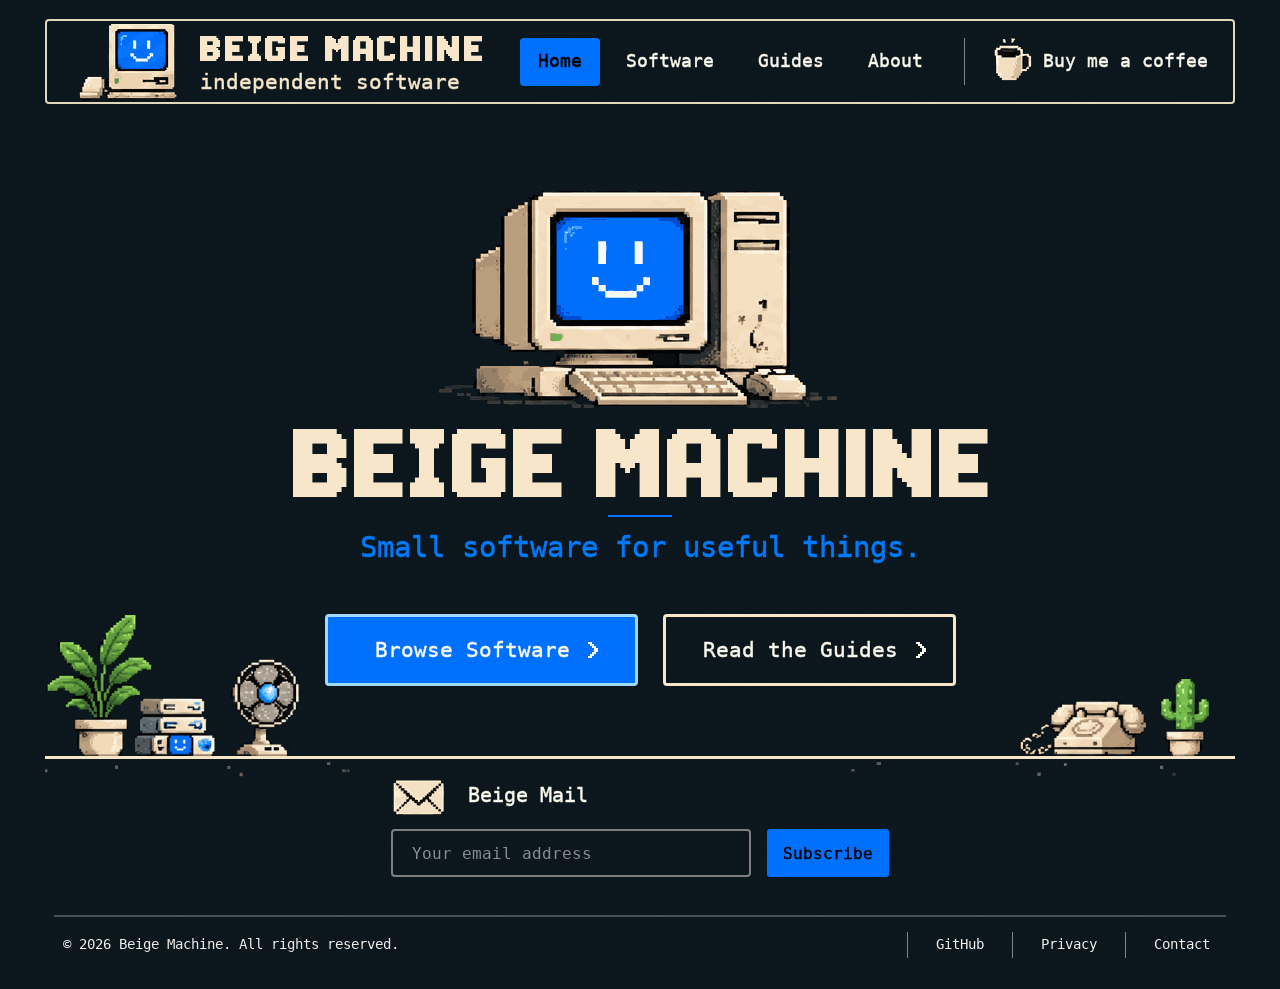
<file: index.html>
<!DOCTYPE html>
<html lang="en-GB">
<head>
  <meta charset="utf-8">
  <meta name="viewport" content="width=device-width, initial-scale=1">
  <title>Beige Machine — independent software</title>
  <meta name="description" content="Beige Machine is an independent software studio. Small software for useful things.">
  <meta name="theme-color" content="#071219">
  <link rel="icon" type="image/png" href="assets/img/logo-computer.png">
  <link rel="preload" href="assets/fonts/beige-pixel.woff" as="font" type="font/woff" crossorigin>
  <link rel="preload" href="assets/fonts/dejavu-sans-mono.woff" as="font" type="font/woff" crossorigin>
  <link rel="stylesheet" href="style.css">
</head>
<body>
  <a class="skip-link" href="#main">Skip to content</a>

  <!-- ============ Header ============ -->
  <header class="site-header">
    <a class="brand" href="./" aria-label="Beige Machine — home">
      <img class="brand__logo pixel" src="assets/img/logo-computer.png"
           srcset="assets/img/logo-computer.png 1x, assets/img/logo-computer@2x.png 2x"
           width="99" height="77" alt="">
      <span class="brand__text">
        <span class="brand__name">BEIGE MACH<span class="alt-i">I</span>NE</span>
        <span class="brand__tag">independent software</span>
      </span>
    </a>

    <nav class="site-nav" aria-label="Main">
      <ul class="site-nav__list">
        <li><a class="site-nav__link is-active" href="./" aria-current="page">Home</a></li>
        <li><a class="site-nav__link" href="software/">Software</a></li>
        <li><a class="site-nav__link" href="guides/">Guides</a></li>
        <li><a class="site-nav__link" href="about/">About</a></li>
      </ul>
      <!-- LAUNCH TODO: replace with the real Buy Me a Coffee URL -->
      <a class="coffee" href="#REPLACE-WITH-BUY-ME-A-COFFEE-URL" rel="noopener">
        <img class="coffee__icon pixel" src="assets/img/icon-coffee.png"
             srcset="assets/img/icon-coffee.png 1x, assets/img/icon-coffee@2x.png 2x"
             width="38" height="44" alt="">
        <span>Buy me a coffee</span>
      </a>
    </nav>
  </header>

  <main id="main">
    <!-- ============ Hero ============ -->
    <section class="hero" aria-labelledby="hero-title">
      <img class="hero__computer pixel" src="assets/img/hero-computer.png"
           srcset="assets/img/hero-computer.png 1x, assets/img/hero-computer@2x.png 2x"
           width="398" height="217" alt="A beige retro computer with a smiling blue screen">

      <h1 class="hero__title" id="hero-title">BEIGE MACH<span class="alt-i">I</span>NE</h1>
      <p class="hero__tagline">Small software for useful things.</p>

      <div class="hero__actions">
        <a class="btn btn--primary" href="software/">Browse Software <span class="btn__chevron" aria-hidden="true"></span></a>
        <a class="btn btn--outline" href="guides/">Read the Guides <span class="btn__chevron" aria-hidden="true"></span></a>
      </div>
    </section>

    <!-- ============ Desk ============ -->
    <div class="desk" aria-hidden="true">
      <div class="desk__group desk__group--left">
        <img class="desk__item desk__item--plant pixel" src="assets/img/desk-plant.png"
             srcset="assets/img/desk-plant.png 1x, assets/img/desk-plant@2x.png 2x" width="130" height="173" alt="">
        <img class="desk__item desk__item--drives pixel" src="assets/img/desk-drives.png"
             srcset="assets/img/desk-drives.png 1x, assets/img/desk-drives@2x.png 2x" width="99" height="71" alt="">
        <img class="desk__item desk__item--fan pixel" src="assets/img/desk-fan.png"
             srcset="assets/img/desk-fan.png 1x, assets/img/desk-fan@2x.png 2x" width="85" height="119" alt="">
      </div>
      <div class="desk__group desk__group--right">
        <img class="desk__item desk__item--phone pixel" src="assets/img/desk-telephone.png"
             srcset="assets/img/desk-telephone.png 1x, assets/img/desk-telephone@2x.png 2x" width="157" height="69" alt="">
        <img class="desk__item desk__item--cactus pixel" src="assets/img/desk-cactus.png"
             srcset="assets/img/desk-cactus.png 1x, assets/img/desk-cactus@2x.png 2x" width="60" height="95" alt="">
      </div>
    </div>

    <!-- ============ Beige Mail ============ -->
    <section class="mail" aria-labelledby="mail-title">
      <h2 class="mail__title" id="mail-title">
        <img class="mail__icon pixel" src="assets/img/icon-mail.png"
             srcset="assets/img/icon-mail.png 1x, assets/img/icon-mail@2x.png 2x" width="51" height="36" alt="">
        <span>Beige Mail</span>
      </h2>
      <!-- Not connected to a mailing-list service yet: submission is disabled
           until a provider (e.g. Buttondown, Mailchimp) is chosen. -->
      <form class="mail__form" name="beige-mail" action="#" method="post" data-mail-form>
        <label class="visually-hidden" for="mail-email">Email address</label>
        <input class="mail__input" id="mail-email" type="email" name="email" placeholder="Your email address" autocomplete="email" required>
        <button class="mail__button" type="submit">Subscribe</button>
      </form>
    </section>
  </main>

  <!-- ============ Footer ============ -->
  <footer class="site-footer">
    <p class="site-footer__copy">&copy; 2026 Beige Machine. All rights reserved.</p>
    <ul class="site-footer__links">
      <!-- LAUNCH TODO: replace with the real Beige Machine GitHub URL -->
      <li><a href="#REPLACE-WITH-GITHUB-URL" rel="noopener">GitHub</a></li>
      <li><a href="privacy/">Privacy</a></li>
      <li><a href="contact/">Contact</a></li>
    </ul>
  </footer>

  <script src="assets/js/site.js" defer></script>
</body>
</html>
</file>
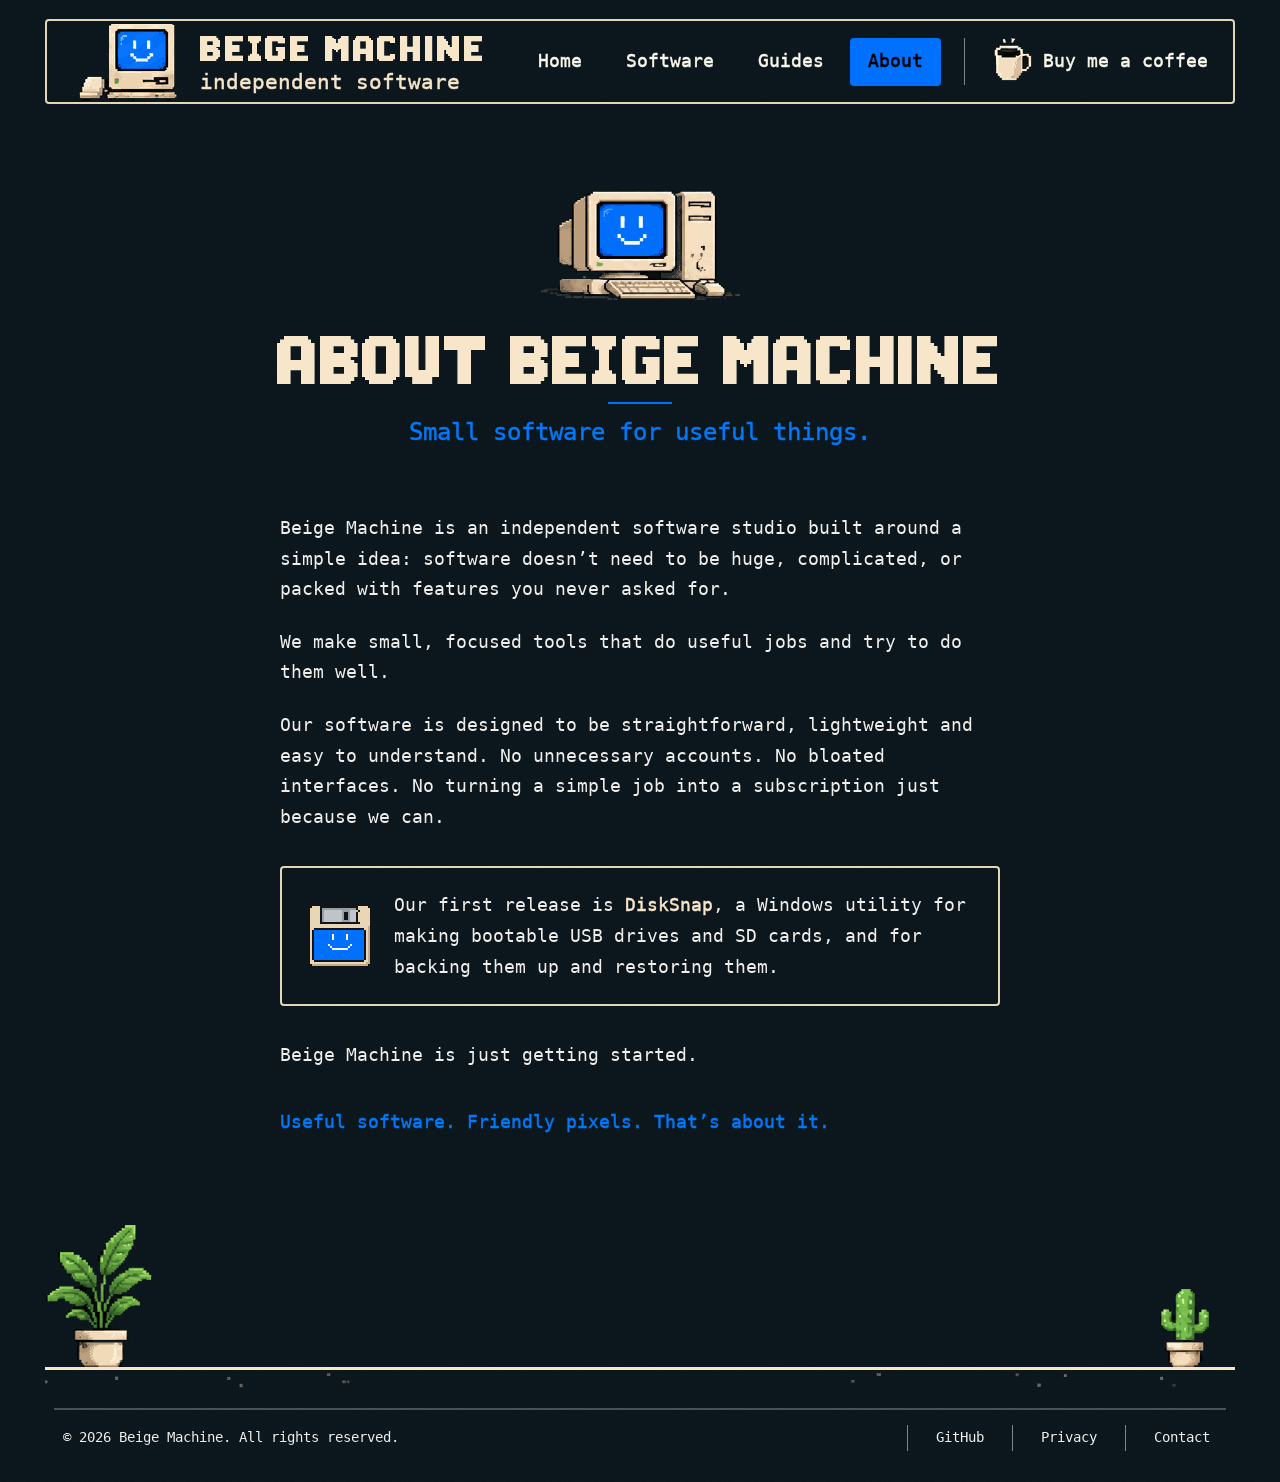
<file: about/index.html>
<!DOCTYPE html>
<html lang="en-GB">
<head>
  <meta charset="utf-8">
  <meta name="viewport" content="width=device-width, initial-scale=1">
  <title>About — Beige Machine</title>
  <meta name="description" content="Beige Machine is an independent software studio making small, focused tools. Small software for useful things.">
  <meta name="theme-color" content="#071219">
  <link rel="icon" type="image/png" href="../assets/img/logo-computer.png">
  <link rel="preload" href="../assets/fonts/beige-pixel.woff" as="font" type="font/woff" crossorigin>
  <link rel="preload" href="../assets/fonts/dejavu-sans-mono.woff" as="font" type="font/woff" crossorigin>
  <link rel="stylesheet" href="../style.css">
</head>
<body>
  <a class="skip-link" href="#main">Skip to content</a>

  <!-- ============ Header ============ -->
  <header class="site-header">
    <a class="brand" href="../" aria-label="Beige Machine — home">
      <img class="brand__logo pixel" src="../assets/img/logo-computer.png"
           srcset="../assets/img/logo-computer.png 1x, ../assets/img/logo-computer@2x.png 2x"
           width="99" height="77" alt="">
      <span class="brand__text">
        <span class="brand__name">BEIGE MACH<span class="alt-i">I</span>NE</span>
        <span class="brand__tag">independent software</span>
      </span>
    </a>

    <nav class="site-nav" aria-label="Main">
      <ul class="site-nav__list">
        <li><a class="site-nav__link" href="../">Home</a></li>
        <li><a class="site-nav__link" href="../software/">Software</a></li>
        <li><a class="site-nav__link" href="../guides/">Guides</a></li>
        <li><a class="site-nav__link is-active" href="../about/" aria-current="page">About</a></li>
      </ul>
      <!-- LAUNCH TODO: replace with the real Buy Me a Coffee URL -->
      <a class="coffee" href="#REPLACE-WITH-BUY-ME-A-COFFEE-URL" rel="noopener">
        <img class="coffee__icon pixel" src="../assets/img/icon-coffee.png"
             srcset="../assets/img/icon-coffee.png 1x, ../assets/img/icon-coffee@2x.png 2x"
             width="38" height="44" alt="">
        <span>Buy me a coffee</span>
      </a>
    </nav>
  </header>

  <main id="main">
    <!-- ============ About ============ -->
    <section class="page-intro page-intro--about" aria-labelledby="page-title">
      <img class="about__computer pixel" src="../assets/img/hero-computer.png" srcset="../assets/img/hero-computer.png 1x, ../assets/img/hero-computer@2x.png 2x" width="398" height="217" alt="">
      <h1 class="page-title page-title--long" id="page-title">ABOUT <span class="page-title__line">BEIGE MACH<span class="alt-i">I</span>NE</span></h1>
      <p class="page-lede">Small software for useful things.</p>
    </section>

    <article class="prose prose--about">
      <p>Beige Machine is an independent software studio built around a simple idea: software doesn&rsquo;t need to be huge, complicated, or packed with features you never asked for.</p>
      <p>We make small, focused tools that do useful jobs and try to do them well.</p>
      <p>Our software is designed to be straightforward, lightweight and easy to understand. No unnecessary accounts. No bloated interfaces. No turning a simple job into a subscription just because we can.</p>

      <a class="about__release" href="../software/disksnap/">
        <img class="about__release-icon pixel" src="../assets/img/disksnap-icon.png" width="64" height="64" alt="">
        <span>Our first release is <strong>DiskSnap</strong>, a Windows utility for making bootable USB drives and SD cards, and for backing them up and restoring them.</span>
      </a>

      <p>Beige Machine is just getting started.</p>
      <p class="about__signoff">Useful software. Friendly pixels. That&rsquo;s about it.</p>
    </article>

    <div class="desk desk--page" aria-hidden="true">
      <div class="desk__group desk__group--left">
        <img class="desk__item desk__item--plant pixel" src="../assets/img/desk-plant.png" srcset="../assets/img/desk-plant.png 1x, ../assets/img/desk-plant@2x.png 2x" width="130" height="173" alt="">
      </div>
      <div class="desk__group desk__group--right">
        <img class="desk__item desk__item--cactus pixel" src="../assets/img/desk-cactus.png" srcset="../assets/img/desk-cactus.png 1x, ../assets/img/desk-cactus@2x.png 2x" width="60" height="95" alt="">
      </div>
    </div>
  </main>

  <!-- ============ Footer ============ -->
  <footer class="site-footer">
    <p class="site-footer__copy">&copy; 2026 Beige Machine. All rights reserved.</p>
    <ul class="site-footer__links">
      <!-- LAUNCH TODO: replace with the real Beige Machine GitHub URL -->
      <li><a href="#REPLACE-WITH-GITHUB-URL" rel="noopener">GitHub</a></li>
      <li><a href="../privacy/">Privacy</a></li>
      <li><a href="../contact/">Contact</a></li>
    </ul>
  </footer>

  <script src="../assets/js/site.js" defer></script>
</body>
</html>
</file>
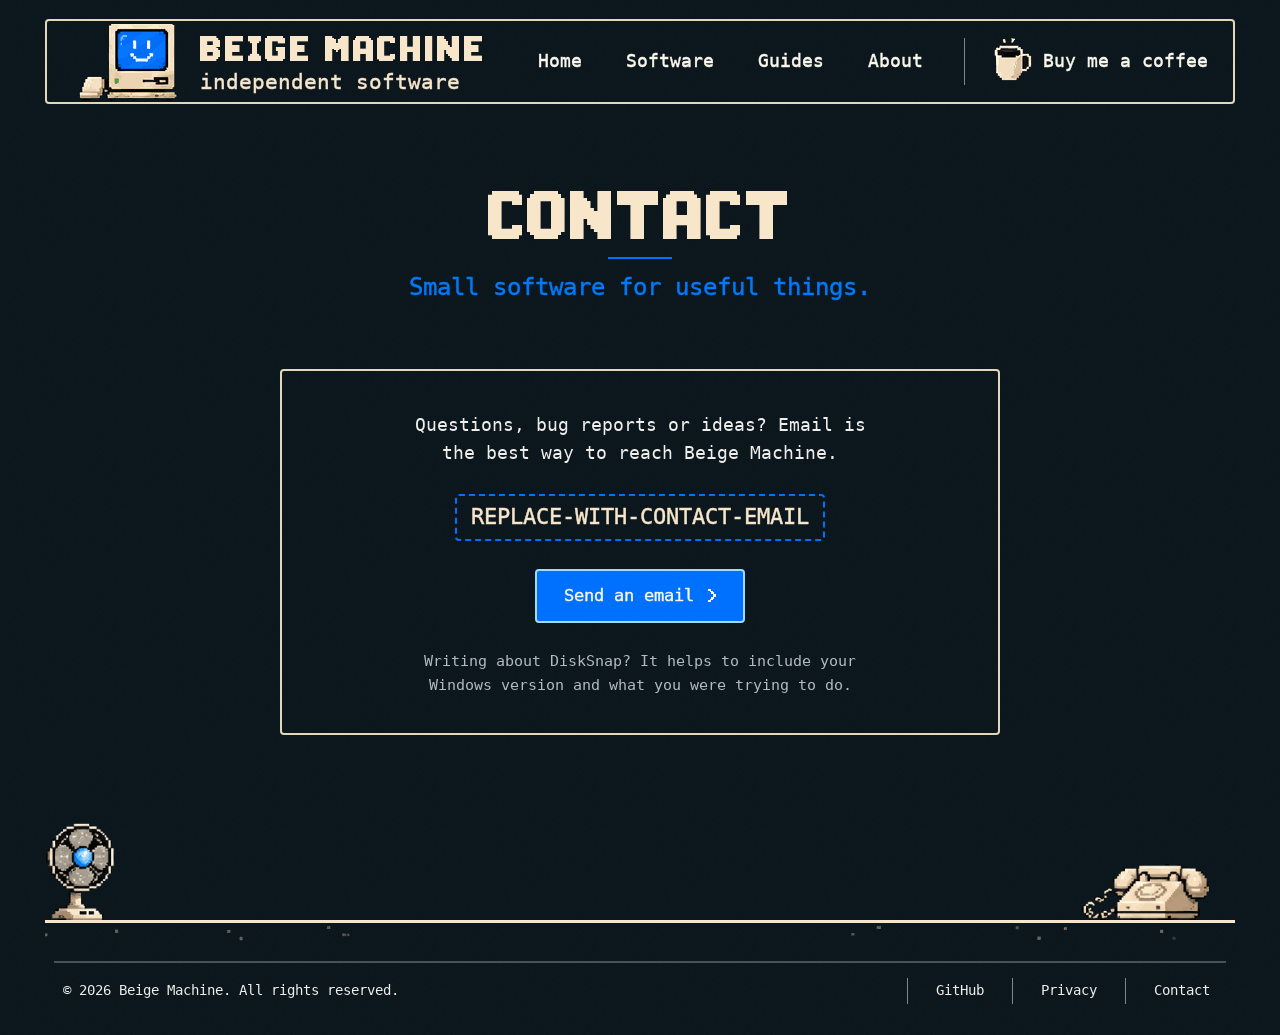
<file: contact/index.html>
<!DOCTYPE html>
<html lang="en-GB">
<head>
  <meta charset="utf-8">
  <meta name="viewport" content="width=device-width, initial-scale=1">
  <title>Contact — Beige Machine</title>
  <meta name="description" content="How to contact Beige Machine.">
  <meta name="theme-color" content="#071219">
  <link rel="icon" type="image/png" href="../assets/img/logo-computer.png">
  <link rel="preload" href="../assets/fonts/beige-pixel.woff" as="font" type="font/woff" crossorigin>
  <link rel="preload" href="../assets/fonts/dejavu-sans-mono.woff" as="font" type="font/woff" crossorigin>
  <link rel="stylesheet" href="../style.css">
</head>
<body>
  <a class="skip-link" href="#main">Skip to content</a>

  <!-- ============ Header ============ -->
  <header class="site-header">
    <a class="brand" href="../" aria-label="Beige Machine — home">
      <img class="brand__logo pixel" src="../assets/img/logo-computer.png"
           srcset="../assets/img/logo-computer.png 1x, ../assets/img/logo-computer@2x.png 2x"
           width="99" height="77" alt="">
      <span class="brand__text">
        <span class="brand__name">BEIGE MACH<span class="alt-i">I</span>NE</span>
        <span class="brand__tag">independent software</span>
      </span>
    </a>

    <nav class="site-nav" aria-label="Main">
      <ul class="site-nav__list">
        <li><a class="site-nav__link" href="../">Home</a></li>
        <li><a class="site-nav__link" href="../software/">Software</a></li>
        <li><a class="site-nav__link" href="../guides/">Guides</a></li>
        <li><a class="site-nav__link" href="../about/">About</a></li>
      </ul>
      <!-- LAUNCH TODO: replace with the real Buy Me a Coffee URL -->
      <a class="coffee" href="#REPLACE-WITH-BUY-ME-A-COFFEE-URL" rel="noopener">
        <img class="coffee__icon pixel" src="../assets/img/icon-coffee.png"
             srcset="../assets/img/icon-coffee.png 1x, ../assets/img/icon-coffee@2x.png 2x"
             width="38" height="44" alt="">
        <span>Buy me a coffee</span>
      </a>
    </nav>
  </header>

  <main id="main">
    <!-- ============ Contact ============ -->
    <section class="page-intro" aria-labelledby="page-title">
      <h1 class="page-title" id="page-title">CONTACT</h1>
      <p class="page-lede">Small software for useful things.</p>
    </section>

    <section class="contact-card" aria-label="Email Beige Machine">
      <p class="contact-card__intro">Questions, bug reports or ideas? Email is the best way to reach Beige Machine.</p>
      <!-- LAUNCH TODO: replace REPLACE-WITH-CONTACT-EMAIL (link and text) with the real contact address -->
      <a class="contact-card__email" href="mailto:REPLACE-WITH-CONTACT-EMAIL">REPLACE-WITH-CONTACT-EMAIL</a>
      <a class="btn btn--primary btn--small contact-card__btn" href="mailto:REPLACE-WITH-CONTACT-EMAIL">Send an email <span class="btn__chevron" aria-hidden="true"></span></a>
      <p class="contact-card__note">Writing about DiskSnap? It helps to include your Windows version and what you were trying to do.</p>
    </section>

    <div class="desk desk--page" aria-hidden="true">
      <div class="desk__group desk__group--left">
        <img class="desk__item desk__item--fan pixel" src="../assets/img/desk-fan.png" srcset="../assets/img/desk-fan.png 1x, ../assets/img/desk-fan@2x.png 2x" width="85" height="119" alt="">
      </div>
      <div class="desk__group desk__group--right">
        <img class="desk__item desk__item--phone pixel" src="../assets/img/desk-telephone.png" srcset="../assets/img/desk-telephone.png 1x, ../assets/img/desk-telephone@2x.png 2x" width="157" height="69" alt="">
      </div>
    </div>
  </main>

  <!-- ============ Footer ============ -->
  <footer class="site-footer">
    <p class="site-footer__copy">&copy; 2026 Beige Machine. All rights reserved.</p>
    <ul class="site-footer__links">
      <!-- LAUNCH TODO: replace with the real Beige Machine GitHub URL -->
      <li><a href="#REPLACE-WITH-GITHUB-URL" rel="noopener">GitHub</a></li>
      <li><a href="../privacy/">Privacy</a></li>
      <li><a href="../contact/" aria-current="page">Contact</a></li>
    </ul>
  </footer>

  <script src="../assets/js/site.js" defer></script>
</body>
</html>
</file>
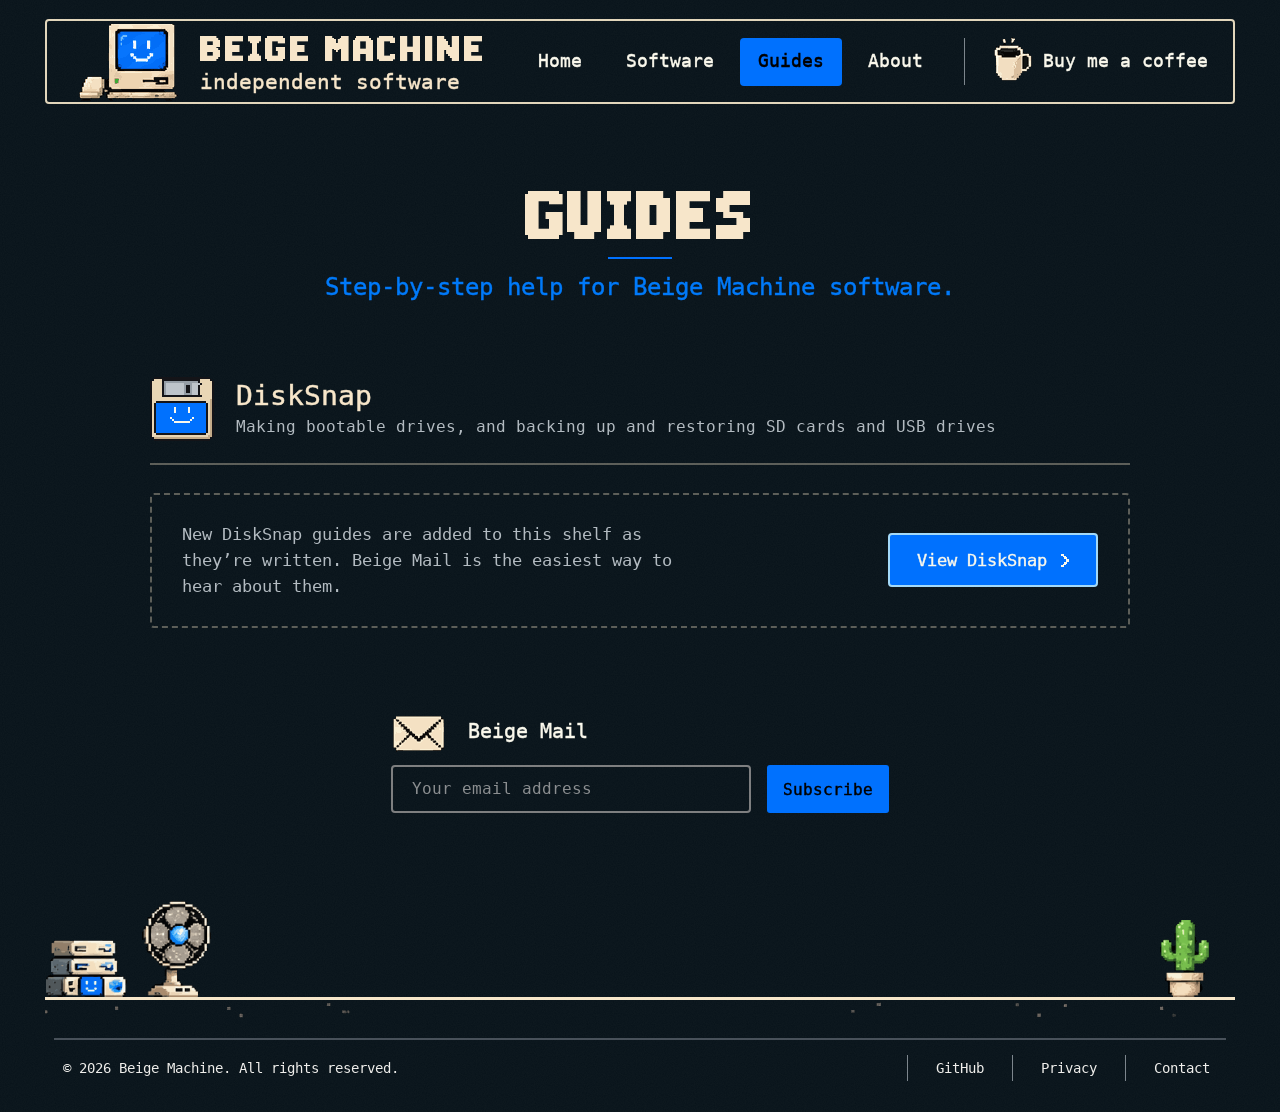
<file: guides/index.html>
<!DOCTYPE html>
<html lang="en-GB">
<head>
  <meta charset="utf-8">
  <meta name="viewport" content="width=device-width, initial-scale=1">
  <title>Guides — Beige Machine</title>
  <meta name="description" content="Guides for Beige Machine software, including DiskSnap.">
  <meta name="theme-color" content="#071219">
  <link rel="icon" type="image/png" href="../assets/img/logo-computer.png">
  <link rel="preload" href="../assets/fonts/beige-pixel.woff" as="font" type="font/woff" crossorigin>
  <link rel="preload" href="../assets/fonts/dejavu-sans-mono.woff" as="font" type="font/woff" crossorigin>
  <link rel="stylesheet" href="../style.css">
</head>
<body>
  <a class="skip-link" href="#main">Skip to content</a>

  <!-- ============ Header ============ -->
  <header class="site-header">
    <a class="brand" href="../" aria-label="Beige Machine — home">
      <img class="brand__logo pixel" src="../assets/img/logo-computer.png"
           srcset="../assets/img/logo-computer.png 1x, ../assets/img/logo-computer@2x.png 2x"
           width="99" height="77" alt="">
      <span class="brand__text">
        <span class="brand__name">BEIGE MACH<span class="alt-i">I</span>NE</span>
        <span class="brand__tag">independent software</span>
      </span>
    </a>

    <nav class="site-nav" aria-label="Main">
      <ul class="site-nav__list">
        <li><a class="site-nav__link" href="../">Home</a></li>
        <li><a class="site-nav__link" href="../software/">Software</a></li>
        <li><a class="site-nav__link is-active" href="../guides/" aria-current="page">Guides</a></li>
        <li><a class="site-nav__link" href="../about/">About</a></li>
      </ul>
      <!-- LAUNCH TODO: replace with the real Buy Me a Coffee URL -->
      <a class="coffee" href="#REPLACE-WITH-BUY-ME-A-COFFEE-URL" rel="noopener">
        <img class="coffee__icon pixel" src="../assets/img/icon-coffee.png"
             srcset="../assets/img/icon-coffee.png 1x, ../assets/img/icon-coffee@2x.png 2x"
             width="38" height="44" alt="">
        <span>Buy me a coffee</span>
      </a>
    </nav>
  </header>

  <main id="main">
    <!-- ============ Page intro ============ -->
    <section class="page-intro" aria-labelledby="page-title">
      <h1 class="page-title" id="page-title">GUIDES</h1>
      <p class="page-lede">Step-by-step help for Beige Machine software.</p>
    </section>

    <!-- ============ DiskSnap guides ============
         To add a guide, copy the template below into the <ul>, fill it in,
         and remove the comment markers. The "shelf" message underneath
         hides itself automatically once the list has a guide in it.

         <li class="guide-card">
           <p class="guide-card__meta">DiskSnap &middot; Beginner</p>
           <h3 class="guide-card__title"><a href="disksnap-first-backup/">Guide title</a></h3>
           <p class="guide-card__summary">One or two sentences on what the guide covers.</p>
           <a class="guide-card__link" href="disksnap-first-backup/">Read guide <span class="btn__chevron" aria-hidden="true"></span></a>
         </li>
    -->
    <section class="guide-group" aria-labelledby="guides-disksnap">
      <div class="guide-group__head">
        <img class="guide-group__icon pixel" src="../assets/img/disksnap-icon.png" width="64" height="64" alt="">
        <div>
          <h2 class="guide-group__title" id="guides-disksnap">DiskSnap</h2>
          <p class="guide-group__meta">Making bootable drives, and backing up and restoring SD cards and USB drives</p>
        </div>
      </div>

      <ul class="guide-list">
      </ul>

      <div class="guide-shelf">
        <p class="guide-shelf__text">New DiskSnap guides are added to this shelf as they&rsquo;re written. Beige Mail is the easiest way to hear about them.</p>
        <div class="guide-shelf__actions">
          <a class="btn btn--primary btn--small" href="../software/disksnap/">View DiskSnap <span class="btn__chevron" aria-hidden="true"></span></a>
        </div>
      </div>
    </section>

    <!-- ============ Beige Mail ============ -->
    <section class="mail mail--page" aria-labelledby="mail-title">
      <h2 class="mail__title" id="mail-title">
        <img class="mail__icon pixel" src="../assets/img/icon-mail.png" srcset="../assets/img/icon-mail.png 1x, ../assets/img/icon-mail@2x.png 2x" width="51" height="36" alt="">
        <span>Beige Mail</span>
      </h2>
      <form class="mail__form" name="beige-mail" action="#" method="post" data-mail-form>
        <label class="visually-hidden" for="mail-email">Email address</label>
        <input class="mail__input" id="mail-email" type="email" name="email" placeholder="Your email address" autocomplete="email" required>
        <button class="mail__button" type="submit">Subscribe</button>
      </form>
    </section>

    <div class="desk desk--page" aria-hidden="true">
      <div class="desk__group desk__group--left">
        <img class="desk__item desk__item--drives pixel" src="../assets/img/desk-drives.png" srcset="../assets/img/desk-drives.png 1x, ../assets/img/desk-drives@2x.png 2x" width="99" height="71" alt="">
        <img class="desk__item desk__item--fan pixel" src="../assets/img/desk-fan.png" srcset="../assets/img/desk-fan.png 1x, ../assets/img/desk-fan@2x.png 2x" width="85" height="119" alt="">
      </div>
      <div class="desk__group desk__group--right">
        <img class="desk__item desk__item--cactus pixel" src="../assets/img/desk-cactus.png" srcset="../assets/img/desk-cactus.png 1x, ../assets/img/desk-cactus@2x.png 2x" width="60" height="95" alt="">
      </div>
    </div>
  </main>

  <!-- ============ Footer ============ -->
  <footer class="site-footer">
    <p class="site-footer__copy">&copy; 2026 Beige Machine. All rights reserved.</p>
    <ul class="site-footer__links">
      <!-- LAUNCH TODO: replace with the real Beige Machine GitHub URL -->
      <li><a href="#REPLACE-WITH-GITHUB-URL" rel="noopener">GitHub</a></li>
      <li><a href="../privacy/">Privacy</a></li>
      <li><a href="../contact/">Contact</a></li>
    </ul>
  </footer>

  <script src="../assets/js/site.js" defer></script>
</body>
</html>
</file>
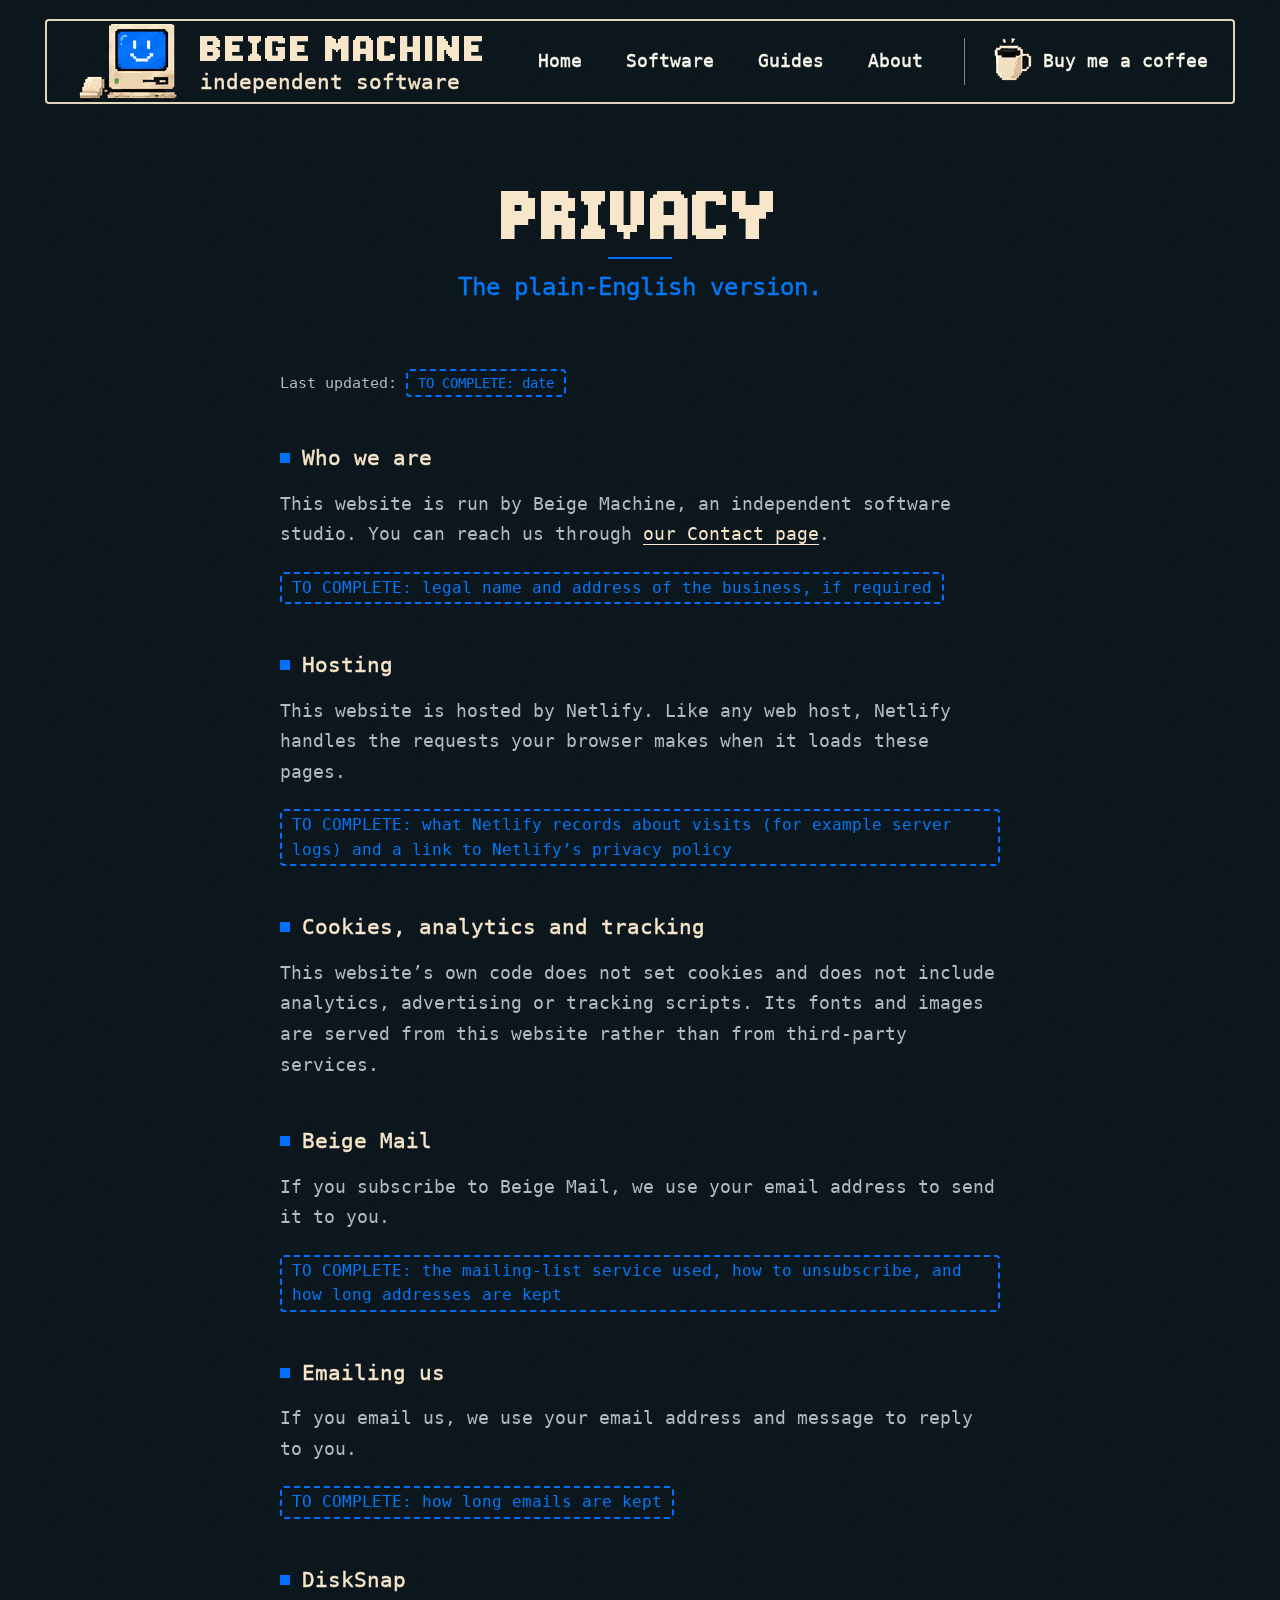
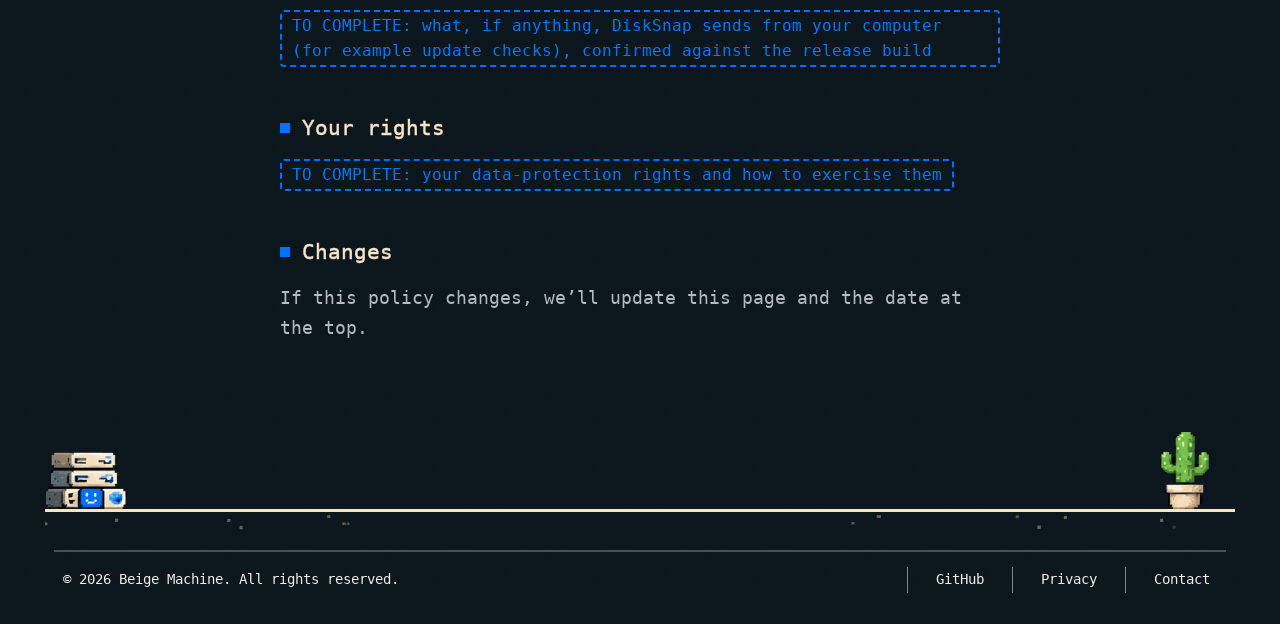
<file: privacy/index.html>
<!DOCTYPE html>
<html lang="en-GB">
<head>
  <meta charset="utf-8">
  <meta name="viewport" content="width=device-width, initial-scale=1">
  <title>Privacy — Beige Machine</title>
  <meta name="description" content="Privacy information for the Beige Machine website.">
  <meta name="theme-color" content="#071219">
  <link rel="icon" type="image/png" href="../assets/img/logo-computer.png">
  <link rel="preload" href="../assets/fonts/beige-pixel.woff" as="font" type="font/woff" crossorigin>
  <link rel="preload" href="../assets/fonts/dejavu-sans-mono.woff" as="font" type="font/woff" crossorigin>
  <link rel="stylesheet" href="../style.css">
</head>
<body>
  <a class="skip-link" href="#main">Skip to content</a>

  <!-- ============ Header ============ -->
  <header class="site-header">
    <a class="brand" href="../" aria-label="Beige Machine — home">
      <img class="brand__logo pixel" src="../assets/img/logo-computer.png"
           srcset="../assets/img/logo-computer.png 1x, ../assets/img/logo-computer@2x.png 2x"
           width="99" height="77" alt="">
      <span class="brand__text">
        <span class="brand__name">BEIGE MACH<span class="alt-i">I</span>NE</span>
        <span class="brand__tag">independent software</span>
      </span>
    </a>

    <nav class="site-nav" aria-label="Main">
      <ul class="site-nav__list">
        <li><a class="site-nav__link" href="../">Home</a></li>
        <li><a class="site-nav__link" href="../software/">Software</a></li>
        <li><a class="site-nav__link" href="../guides/">Guides</a></li>
        <li><a class="site-nav__link" href="../about/">About</a></li>
      </ul>
      <!-- LAUNCH TODO: replace with the real Buy Me a Coffee URL -->
      <a class="coffee" href="#REPLACE-WITH-BUY-ME-A-COFFEE-URL" rel="noopener">
        <img class="coffee__icon pixel" src="../assets/img/icon-coffee.png"
             srcset="../assets/img/icon-coffee.png 1x, ../assets/img/icon-coffee@2x.png 2x"
             width="38" height="44" alt="">
        <span>Buy me a coffee</span>
      </a>
    </nav>
  </header>

  <main id="main">
    <!-- ============ Privacy ============
         Anything marked "TO COMPLETE" must be filled in (and the marker
         removed) before launch. Re-check the "Cookies, analytics and
         tracking" section if any third-party service is added to the site. -->
    <section class="page-intro" aria-labelledby="page-title">
      <h1 class="page-title" id="page-title">PRIVACY</h1>
      <p class="page-lede">The plain-English version.</p>
    </section>

    <article class="prose prose--legal">
      <p class="prose__updated">Last updated: <span class="todo">TO COMPLETE: date</span></p>

      <h2>Who we are</h2>
      <p>This website is run by Beige Machine, an independent software studio. You can reach us through <a href="../contact/">our Contact page</a>.</p>
      <p><span class="todo">TO COMPLETE: legal name and address of the business, if required</span></p>

      <h2>Hosting</h2>
      <p>This website is hosted by Netlify. Like any web host, Netlify handles the requests your browser makes when it loads these pages.</p>
      <p><span class="todo">TO COMPLETE: what Netlify records about visits (for example server logs) and a link to Netlify&rsquo;s privacy policy</span></p>

      <h2>Cookies, analytics and tracking</h2>
      <p>This website&rsquo;s own code does not set cookies and does not include analytics, advertising or tracking scripts. Its fonts and images are served from this website rather than from third-party services.</p>

      <h2>Beige Mail</h2>
      <p>If you subscribe to Beige Mail, we use your email address to send it to you.</p>
      <p><span class="todo">TO COMPLETE: the mailing-list service used, how to unsubscribe, and how long addresses are kept</span></p>

      <h2>Emailing us</h2>
      <p>If you email us, we use your email address and message to reply to you.</p>
      <p><span class="todo">TO COMPLETE: how long emails are kept</span></p>

      <h2>DiskSnap</h2>
      <p><span class="todo">TO COMPLETE: what, if anything, DiskSnap sends from your computer (for example update checks), confirmed against the release build</span></p>

      <h2>Your rights</h2>
      <p><span class="todo">TO COMPLETE: your data-protection rights and how to exercise them</span></p>

      <h2>Changes</h2>
      <p>If this policy changes, we&rsquo;ll update this page and the date at the top.</p>
    </article>

    <div class="desk desk--page" aria-hidden="true">
      <div class="desk__group desk__group--left">
        <img class="desk__item desk__item--drives pixel" src="../assets/img/desk-drives.png" srcset="../assets/img/desk-drives.png 1x, ../assets/img/desk-drives@2x.png 2x" width="99" height="71" alt="">
      </div>
      <div class="desk__group desk__group--right">
        <img class="desk__item desk__item--cactus pixel" src="../assets/img/desk-cactus.png" srcset="../assets/img/desk-cactus.png 1x, ../assets/img/desk-cactus@2x.png 2x" width="60" height="95" alt="">
      </div>
    </div>
  </main>

  <!-- ============ Footer ============ -->
  <footer class="site-footer">
    <p class="site-footer__copy">&copy; 2026 Beige Machine. All rights reserved.</p>
    <ul class="site-footer__links">
      <!-- LAUNCH TODO: replace with the real Beige Machine GitHub URL -->
      <li><a href="#REPLACE-WITH-GITHUB-URL" rel="noopener">GitHub</a></li>
      <li><a href="../privacy/" aria-current="page">Privacy</a></li>
      <li><a href="../contact/">Contact</a></li>
    </ul>
  </footer>

  <script src="../assets/js/site.js" defer></script>
</body>
</html>
</file>
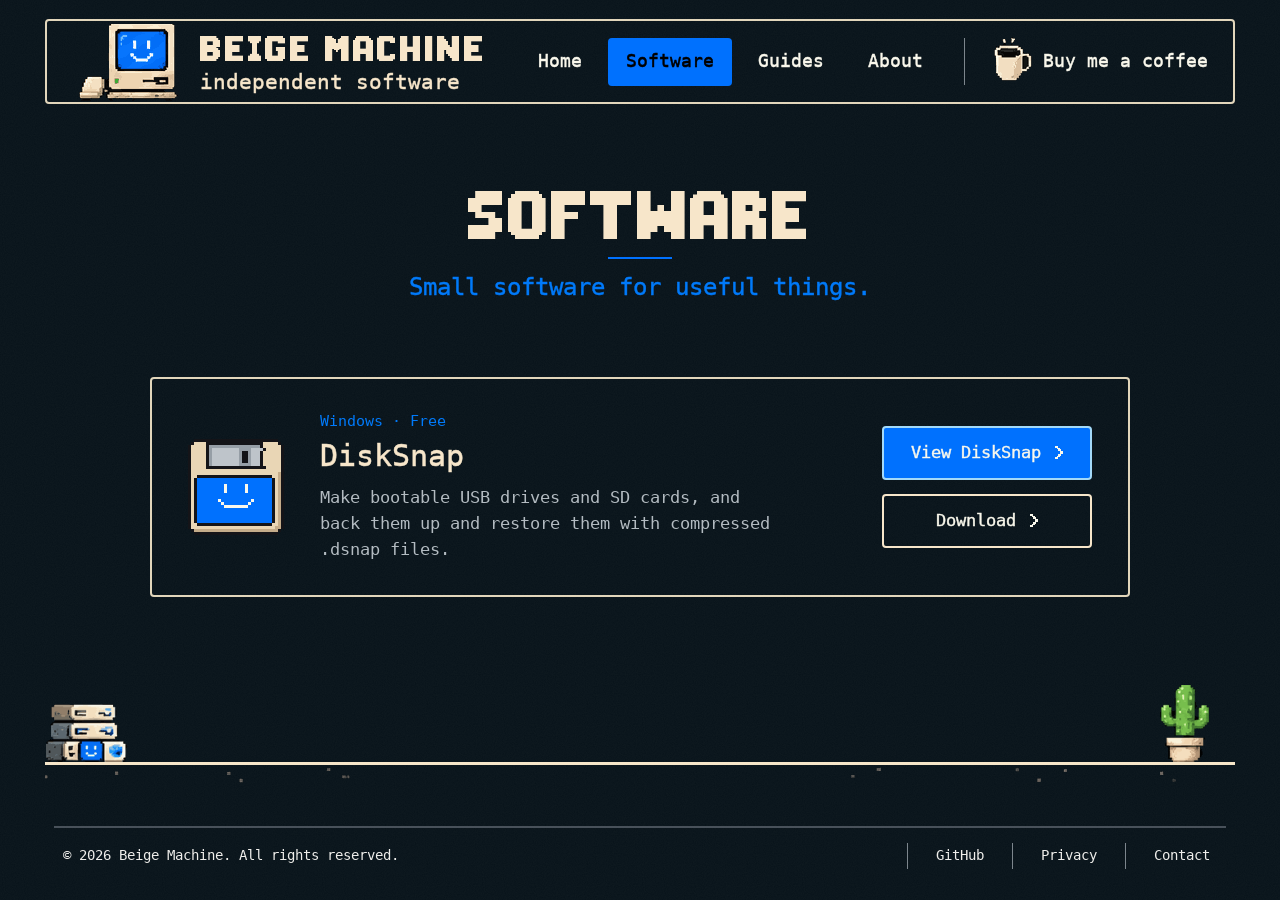
<file: software/index.html>
<!DOCTYPE html>
<html lang="en-GB">
<head>
  <meta charset="utf-8">
  <meta name="viewport" content="width=device-width, initial-scale=1">
  <title>Software — Beige Machine</title>
  <meta name="description" content="Software from Beige Machine, an independent software studio. Small software for useful things.">
  <meta name="theme-color" content="#071219">
  <link rel="icon" type="image/png" href="../assets/img/logo-computer.png">
  <link rel="preload" href="../assets/fonts/beige-pixel.woff" as="font" type="font/woff" crossorigin>
  <link rel="preload" href="../assets/fonts/dejavu-sans-mono.woff" as="font" type="font/woff" crossorigin>
  <link rel="stylesheet" href="../style.css">
</head>
<body>
  <a class="skip-link" href="#main">Skip to content</a>

  <!-- ============ Header ============ -->
  <header class="site-header">
    <a class="brand" href="../" aria-label="Beige Machine — home">
      <img class="brand__logo pixel" src="../assets/img/logo-computer.png"
           srcset="../assets/img/logo-computer.png 1x, ../assets/img/logo-computer@2x.png 2x"
           width="99" height="77" alt="">
      <span class="brand__text">
        <span class="brand__name">BEIGE MACH<span class="alt-i">I</span>NE</span>
        <span class="brand__tag">independent software</span>
      </span>
    </a>

    <nav class="site-nav" aria-label="Main">
      <ul class="site-nav__list">
        <li><a class="site-nav__link" href="../">Home</a></li>
        <li><a class="site-nav__link is-active" href="../software/" aria-current="page">Software</a></li>
        <li><a class="site-nav__link" href="../guides/">Guides</a></li>
        <li><a class="site-nav__link" href="../about/">About</a></li>
      </ul>
      <!-- LAUNCH TODO: replace with the real Buy Me a Coffee URL -->
      <a class="coffee" href="#REPLACE-WITH-BUY-ME-A-COFFEE-URL" rel="noopener">
        <img class="coffee__icon pixel" src="../assets/img/icon-coffee.png"
             srcset="../assets/img/icon-coffee.png 1x, ../assets/img/icon-coffee@2x.png 2x"
             width="38" height="44" alt="">
        <span>Buy me a coffee</span>
      </a>
    </nav>
  </header>

  <main id="main">
    <!-- ============ Page intro ============ -->
    <section class="page-intro" aria-labelledby="page-title">
      <h1 class="page-title" id="page-title">SOFTWARE</h1>
      <p class="page-lede">Small software for useful things.</p>
    </section>

    <!-- ============ Product list ============
         One <article class="product-card"> per product. Newest first. -->
    <section class="product-list" aria-label="Beige Machine software">
      <article class="product-card">
        <a class="product-card__icon-link" href="disksnap/" tabindex="-1" aria-hidden="true">
          <img class="product-card__icon pixel" src="../assets/img/disksnap-icon.png" width="96" height="96" alt="">
        </a>
        <div class="product-card__body">
          <p class="product-card__meta">Windows &middot; Free</p>
          <h2 class="product-card__name"><a href="disksnap/">DiskSnap</a></h2>
          <p class="product-card__summary">Make bootable USB drives and SD cards, and back them up and restore them with compressed .dsnap files.</p>
        </div>
        <div class="product-card__actions">
          <a class="btn btn--primary btn--small" href="disksnap/">View DiskSnap <span class="btn__chevron" aria-hidden="true"></span></a>
          <!-- RELEASE TODO: replace the placeholder href with the real DiskSnap download URL -->
          <a class="btn btn--outline btn--small" href="#REPLACE-WITH-DISKSNAP-DOWNLOAD-URL" data-download="disksnap">Download <span class="btn__chevron" aria-hidden="true"></span></a>
        </div>
      </article>
    </section>

    <div class="desk desk--page" aria-hidden="true">
      <div class="desk__group desk__group--left">
        <img class="desk__item desk__item--drives pixel" src="../assets/img/desk-drives.png" srcset="../assets/img/desk-drives.png 1x, ../assets/img/desk-drives@2x.png 2x" width="99" height="71" alt="">
      </div>
      <div class="desk__group desk__group--right">
        <img class="desk__item desk__item--cactus pixel" src="../assets/img/desk-cactus.png" srcset="../assets/img/desk-cactus.png 1x, ../assets/img/desk-cactus@2x.png 2x" width="60" height="95" alt="">
      </div>
    </div>
  </main>

  <!-- ============ Footer ============ -->
  <footer class="site-footer">
    <p class="site-footer__copy">&copy; 2026 Beige Machine. All rights reserved.</p>
    <ul class="site-footer__links">
      <!-- LAUNCH TODO: replace with the real Beige Machine GitHub URL -->
      <li><a href="#REPLACE-WITH-GITHUB-URL" rel="noopener">GitHub</a></li>
      <li><a href="../privacy/">Privacy</a></li>
      <li><a href="../contact/">Contact</a></li>
    </ul>
  </footer>

  <script src="../assets/js/site.js" defer></script>
</body>
</html>
</file>
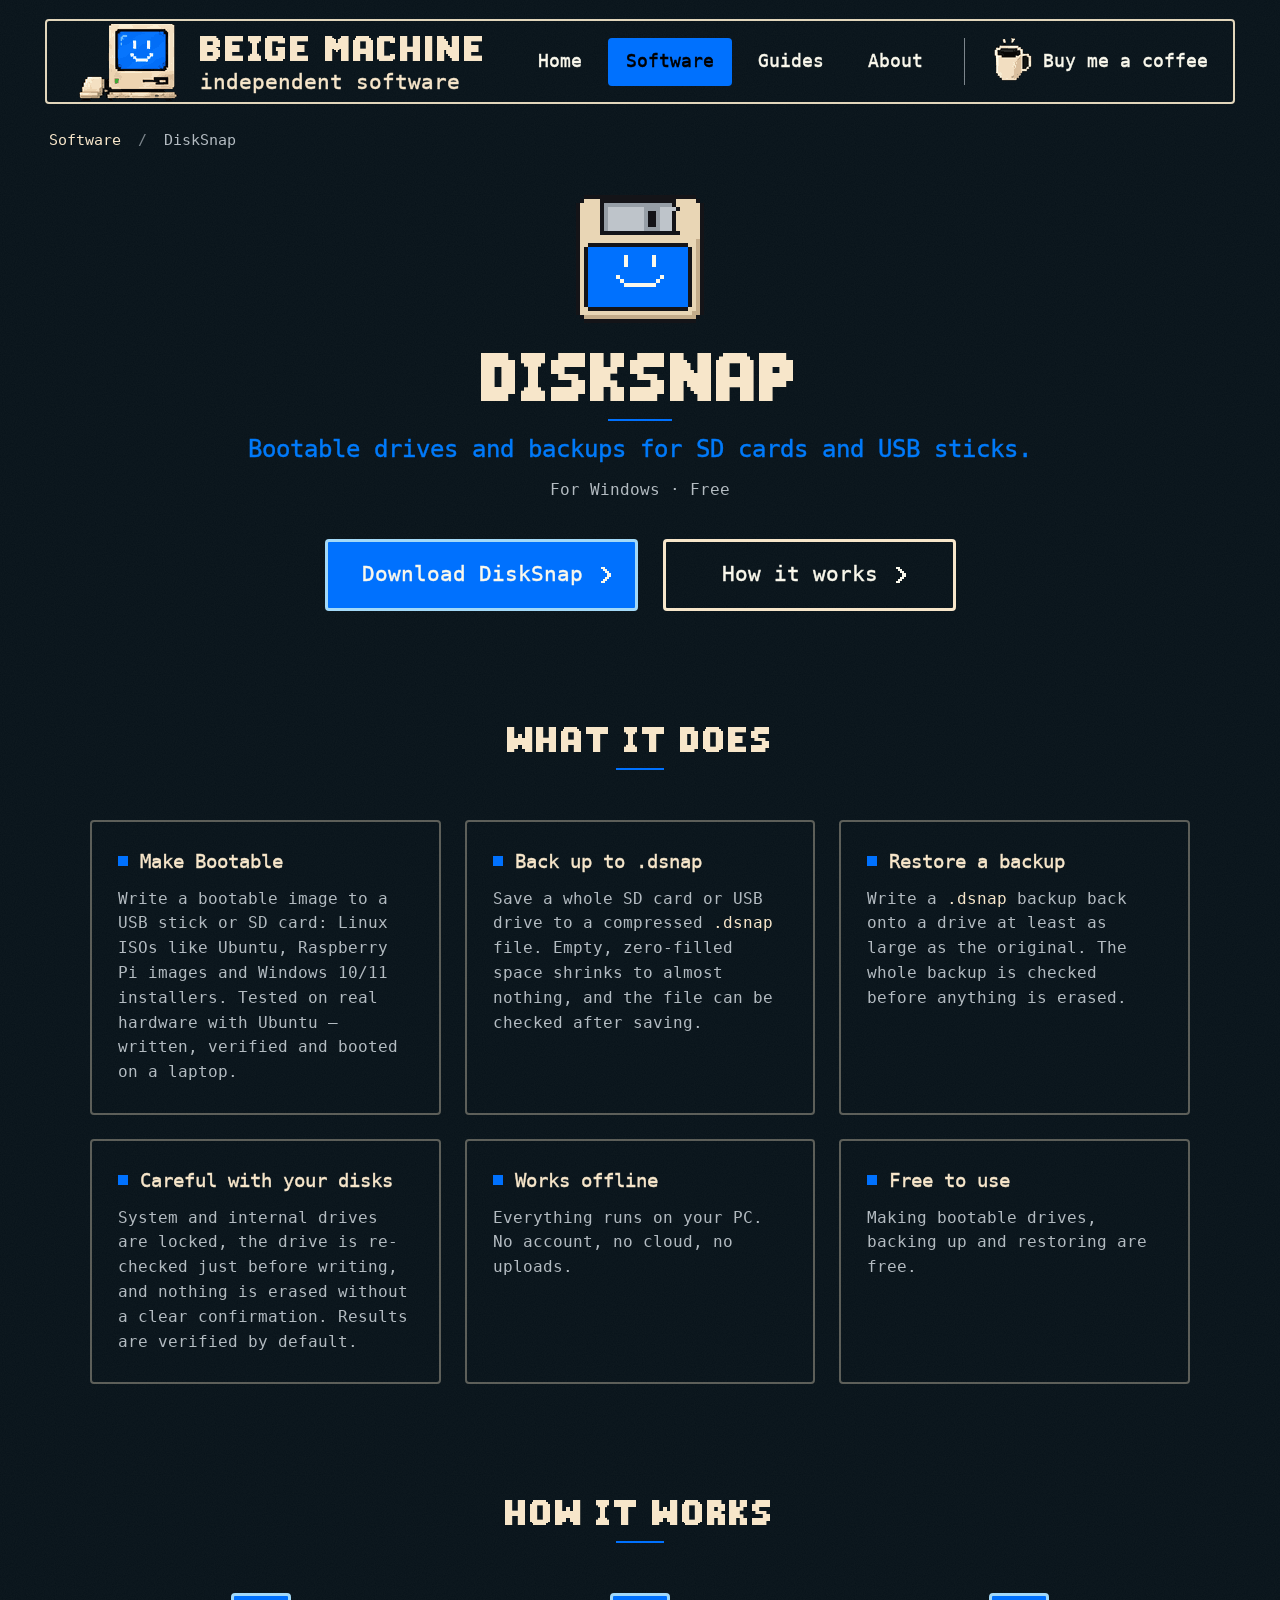
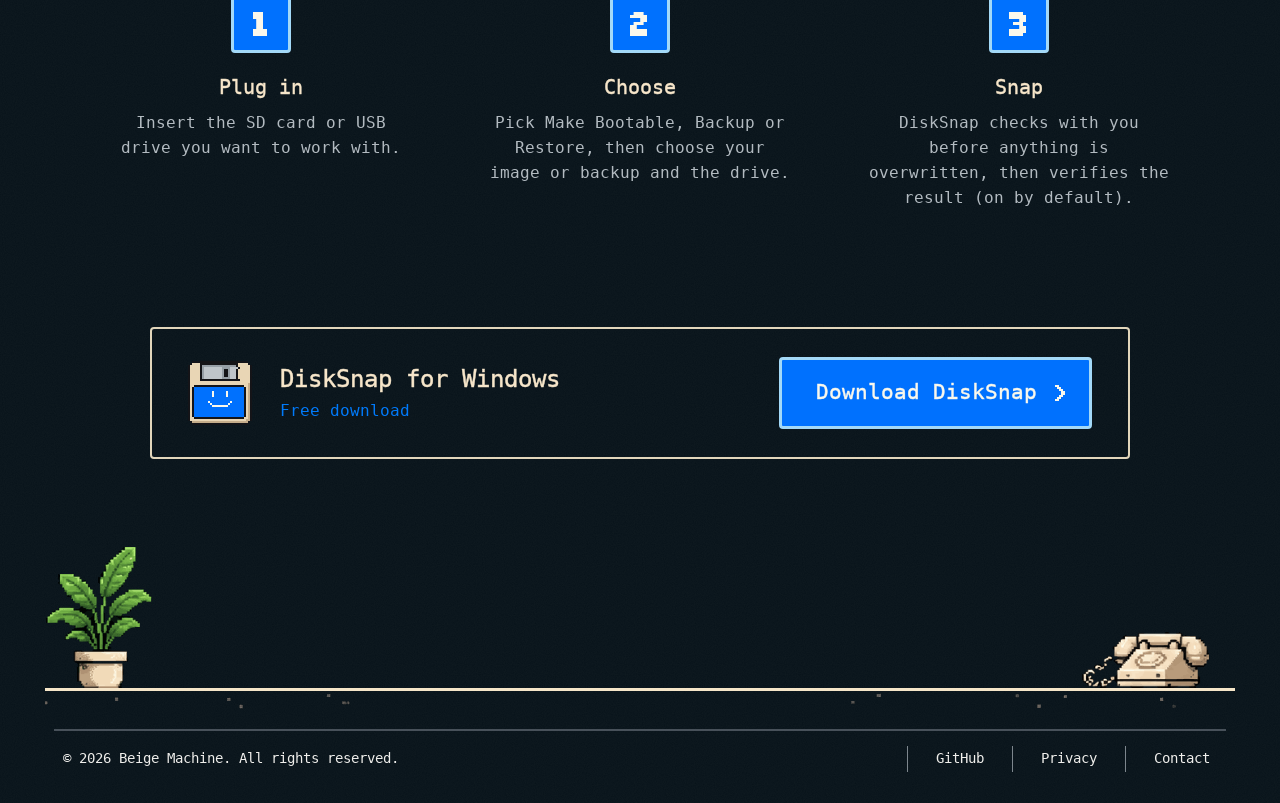
<file: software/disksnap/index.html>
<!DOCTYPE html>
<html lang="en-GB">
<head>
  <meta charset="utf-8">
  <meta name="viewport" content="width=device-width, initial-scale=1">
  <title>DiskSnap — Beige Machine</title>
  <meta name="description" content="DiskSnap for Windows makes bootable USB drives and SD cards from Linux, Raspberry Pi and Windows images, and backs drives up to compressed .dsnap files you can restore later.">
  <meta name="theme-color" content="#071219">
  <link rel="icon" type="image/png" href="../../assets/img/logo-computer.png">
  <link rel="preload" href="../../assets/fonts/beige-pixel.woff" as="font" type="font/woff" crossorigin>
  <link rel="preload" href="../../assets/fonts/dejavu-sans-mono.woff" as="font" type="font/woff" crossorigin>
  <link rel="stylesheet" href="../../style.css">
</head>
<body>
  <a class="skip-link" href="#main">Skip to content</a>

  <!-- ============ Header ============ -->
  <header class="site-header">
    <a class="brand" href="../../" aria-label="Beige Machine — home">
      <img class="brand__logo pixel" src="../../assets/img/logo-computer.png"
           srcset="../../assets/img/logo-computer.png 1x, ../../assets/img/logo-computer@2x.png 2x"
           width="99" height="77" alt="">
      <span class="brand__text">
        <span class="brand__name">BEIGE MACH<span class="alt-i">I</span>NE</span>
        <span class="brand__tag">independent software</span>
      </span>
    </a>

    <nav class="site-nav" aria-label="Main">
      <ul class="site-nav__list">
        <li><a class="site-nav__link" href="../../">Home</a></li>
        <li><a class="site-nav__link is-active" href="../../software/">Software</a></li>
        <li><a class="site-nav__link" href="../../guides/">Guides</a></li>
        <li><a class="site-nav__link" href="../../about/">About</a></li>
      </ul>
      <!-- LAUNCH TODO: replace with the real Buy Me a Coffee URL -->
      <a class="coffee" href="#REPLACE-WITH-BUY-ME-A-COFFEE-URL" rel="noopener">
        <img class="coffee__icon pixel" src="../../assets/img/icon-coffee.png"
             srcset="../../assets/img/icon-coffee.png 1x, ../../assets/img/icon-coffee@2x.png 2x"
             width="38" height="44" alt="">
        <span>Buy me a coffee</span>
      </a>
    </nav>
  </header>

  <main id="main">
    <nav class="breadcrumb" aria-label="Breadcrumb">
      <a href="../">Software</a> <span aria-hidden="true">/</span> <span aria-current="page">DiskSnap</span>
    </nav>

    <!-- ============ Product hero ============ -->
    <section class="product-hero" aria-labelledby="page-title">
      <img class="product-hero__icon pixel" src="../../assets/img/disksnap-icon.png" width="96" height="96" alt="">
      <h1 class="page-title" id="page-title">DISKSNAP</h1>
      <p class="page-lede">Bootable drives and backups for SD cards and USB sticks.</p>
      <p class="product-hero__meta">For Windows &middot; Free</p>
      <div class="hero__actions">
        <!-- RELEASE TODO: replace the placeholder href with the real DiskSnap download URL -->
        <a class="btn btn--primary" href="#REPLACE-WITH-DISKSNAP-DOWNLOAD-URL" data-download="disksnap">Download DiskSnap <span class="btn__chevron" aria-hidden="true"></span></a>
        <a class="btn btn--outline" href="#how-it-works">How it works <span class="btn__chevron" aria-hidden="true"></span></a>
      </div>
    </section>

    <!-- ============ Features ============ -->
    <section class="section" aria-labelledby="features-title">
      <h2 class="section__title" id="features-title">WHAT IT DOES</h2>
      <ul class="feature-grid">
        <li class="feature">
          <h3 class="feature__title">Make Bootable</h3>
          <p class="feature__text">Write a bootable image to a USB stick or SD card: Linux ISOs like Ubuntu, Raspberry Pi images and Windows 10/11 installers. Tested on real hardware with Ubuntu &mdash; written, verified and booted on a laptop.</p>
        </li>
        <li class="feature">
          <h3 class="feature__title">Back up to .dsnap</h3>
          <p class="feature__text">Save a whole SD card or USB drive to a compressed <code>.dsnap</code> file. Empty, zero-filled space shrinks to almost nothing, and the file can be checked after saving.</p>
        </li>
        <li class="feature">
          <h3 class="feature__title">Restore a backup</h3>
          <p class="feature__text">Write a <code>.dsnap</code> backup back onto a drive at least as large as the original. The whole backup is checked before anything is erased.</p>
        </li>
        <li class="feature">
          <h3 class="feature__title">Careful with your disks</h3>
          <p class="feature__text">System and internal drives are locked, the drive is re-checked just before writing, and nothing is erased without a clear confirmation. Results are verified by default.</p>
        </li>
        <li class="feature">
          <h3 class="feature__title">Works offline</h3>
          <p class="feature__text">Everything runs on your PC. No account, no cloud, no uploads.</p>
        </li>
        <li class="feature">
          <h3 class="feature__title">Free to use</h3>
          <p class="feature__text">Making bootable drives, backing up and restoring are free.</p>
        </li>
      </ul>
    </section>

    <!-- ============ How it works ============ -->
    <section class="section" id="how-it-works" aria-labelledby="how-title">
      <h2 class="section__title" id="how-title">HOW IT WORKS</h2>
      <ol class="steps">
        <li class="step">
          <span class="step__num" aria-hidden="true">1</span>
          <h3 class="step__title">Plug in</h3>
          <p class="step__text">Insert the SD card or USB drive you want to work with.</p>
        </li>
        <li class="step">
          <span class="step__num" aria-hidden="true">2</span>
          <h3 class="step__title">Choose</h3>
          <p class="step__text">Pick Make Bootable, Backup or Restore, then choose your image or backup and the drive.</p>
        </li>
        <li class="step">
          <span class="step__num" aria-hidden="true">3</span>
          <h3 class="step__title">Snap</h3>
          <p class="step__text">DiskSnap checks with you before anything is overwritten, then verifies the result (on by default).</p>
        </li>
      </ol>
    </section>

    <!-- ============ Download band ============ -->
    <section class="download-band" aria-labelledby="download-title">
      <img class="download-band__icon pixel" src="../../assets/img/disksnap-icon.png" width="64" height="64" alt="">
      <div class="download-band__text">
        <h2 class="download-band__title" id="download-title">DiskSnap for Windows</h2>
        <p class="download-band__meta">Free download</p>
      </div>
      <!-- RELEASE TODO: replace the placeholder href with the real DiskSnap download URL -->
      <a class="btn btn--primary" href="#REPLACE-WITH-DISKSNAP-DOWNLOAD-URL" data-download="disksnap">Download DiskSnap <span class="btn__chevron" aria-hidden="true"></span></a>
    </section>

    <div class="desk desk--page" aria-hidden="true">
      <div class="desk__group desk__group--left">
        <img class="desk__item desk__item--plant pixel" src="../../assets/img/desk-plant.png" srcset="../../assets/img/desk-plant.png 1x, ../../assets/img/desk-plant@2x.png 2x" width="130" height="173" alt="">
      </div>
      <div class="desk__group desk__group--right">
        <img class="desk__item desk__item--phone pixel" src="../../assets/img/desk-telephone.png" srcset="../../assets/img/desk-telephone.png 1x, ../../assets/img/desk-telephone@2x.png 2x" width="157" height="69" alt="">
      </div>
    </div>
  </main>

  <!-- ============ Footer ============ -->
  <footer class="site-footer">
    <p class="site-footer__copy">&copy; 2026 Beige Machine. All rights reserved.</p>
    <ul class="site-footer__links">
      <!-- LAUNCH TODO: replace with the real Beige Machine GitHub URL -->
      <li><a href="#REPLACE-WITH-GITHUB-URL" rel="noopener">GitHub</a></li>
      <li><a href="../../privacy/">Privacy</a></li>
      <li><a href="../../contact/">Contact</a></li>
    </ul>
  </footer>

  <script src="../../assets/js/site.js" defer></script>
</body>
</html>
</file>
<file: style.css>
/* ==========================================================================
   Beige Machine — site styles
   Shared: tokens, base, header, buttons, desk, footer.
   Homepage: tuned 1:1 against the master design (1536 × 1024).
   Inner pages: page intro, product cards, product pages.
   ========================================================================== */

/* ---------- Fonts (self-hosted) ---------- */

/* Custom pixel display face, built from the master lettering.
   "ss01" swaps in the plain I used in "MACHINE". */
@font-face {
  font-family: "Beige Pixel";
  src: url("assets/fonts/beige-pixel.woff") format("woff");
  font-weight: 400;
  font-style: normal;
  font-display: block;
}

@font-face {
  font-family: "BM Mono";
  src: url("assets/fonts/dejavu-sans-mono.woff") format("woff");
  font-weight: 400;
  font-style: normal;
  font-display: swap;
}

/* ---------- Design tokens ---------- */
:root {
  --bg: #071219;
  --cream: #f7e6ca;
  --cream-line: #f6e6c9;
  --text: #faf8ec;
  --text-soft: #efeeeb;
  --blue: #0071fe;
  --blue-text: #007afa;
  --blue-edge: #a3d9f8;
  --grey: #7e7f80;
  --rule: #48515a;
  --sep: #7d868d;
  --muted: #b3bbc1;
  --card-line: rgba(226, 214, 187, .38);

  --font-pixel: "Beige Pixel", "Courier New", monospace;
  --font-mono: "BM Mono", "DejaVu Sans Mono", Menlo, Consolas, monospace;

  --gutter: 45px;
  --page: min(1446px, calc(100% - 2 * var(--gutter)));
}

/* ---------- Base ---------- */
*,
*::before,
*::after { box-sizing: border-box; }

html { -webkit-text-size-adjust: 100%; }

body {
  margin: 0;
  min-height: 100vh;
  background-color: var(--bg);
  /* very faint grain, like the master */
  background-image: url("data:image/svg+xml,%3Csvg xmlns='http://www.w3.org/2000/svg' width='160' height='160'%3E%3Cfilter id='n'%3E%3CfeTurbulence type='fractalNoise' baseFrequency='.9' numOctaves='2' stitchTiles='stitch'/%3E%3CfeColorMatrix values='0 0 0 0 1  0 0 0 0 1  0 0 0 0 1  0 0 0 .035 0'/%3E%3C/filter%3E%3Crect width='100%25' height='100%25' filter='url(%23n)'/%3E%3C/svg%3E");
  color: var(--text);
  font-family: var(--font-mono);
  font-size: 18px;
  line-height: 1.4;
  -webkit-font-smoothing: antialiased;
  display: flex;
  flex-direction: column;
}

main { flex: 1 0 auto; }

img { display: block; max-width: 100%; height: auto; }

/* Keep pixel art crisp when it is scaled up (hi-dpi, zoom) */
.pixel { image-rendering: pixelated; }

a { color: inherit; text-decoration: none; }

a:focus-visible,
button:focus-visible,
input:focus-visible {
  outline: 2px dashed var(--cream);
  outline-offset: 3px;
}

.visually-hidden {
  position: absolute !important;
  width: 1px; height: 1px;
  margin: -1px; padding: 0; border: 0;
  overflow: hidden;
  clip: rect(0 0 0 0);
  white-space: nowrap;
}

.skip-link {
  position: absolute;
  left: 16px; top: -60px;
  z-index: 10;
  padding: 8px 14px;
  background: var(--blue);
  color: #000;
  border-radius: 4px;
}
.skip-link:focus { top: 12px; }

/* The master's monospace is a touch heavier than DejaVu Book;
   a hairline stroke matches its weight without a second font file. */
.brand__tag,
.site-nav__link,
.coffee,
.hero__tagline,
.btn,
.mail__title,
.mail__button {
  -webkit-text-stroke: 0.45px currentColor;
}

/* Plain "I" in MACHINE (matches the master lettering) */
.alt-i { font-feature-settings: "ss01" 1; }

/* ==========================================================================
   Header
   ========================================================================== */
.site-header {
  width: var(--page);
  height: 85px;
  margin: 19px auto 0;
  padding: 0 25px 0 32px;
  border: 2px solid #e2d6bb;
  border-radius: 4px;
  display: flex;
  align-items: center;
  justify-content: space-between;
  gap: 24px;
}

.brand {
  display: flex;
  align-items: center;
  gap: 22px;
  flex-shrink: 0;
}

.brand__logo {
  width: 99px;
  margin-top: 2px;
}

.brand__text {
  display: flex;
  flex-direction: column;
  padding-top: 5px;
}

.brand__name {
  font-family: var(--font-pixel);
  font-size: 36px;
  line-height: 25px;
  letter-spacing: 0.022em;
  color: var(--cream);
  white-space: nowrap;
}

.brand__tag {
  margin-top: 10px;
  font-size: 21.2px;
  line-height: 1;
  color: var(--cream);
  white-space: nowrap;
}

.site-nav {
  display: flex;
  align-items: center;
}

.site-nav__list {
  display: flex;
  align-items: center;
  gap: 8px;
  margin: 0;
  padding: 0;
  list-style: none;
}

.site-nav__link {
  display: flex;
  align-items: center;
  height: 48px;
  padding: 0 18px;
  border-radius: 4px;
  font-size: 17.7px;
  color: var(--text);
  transition: background-color .15s, color .15s;
}

.site-nav__link:hover { color: var(--cream); background: rgba(247, 230, 202, .08); }

.site-nav__link.is-active {
  background: var(--blue);
  color: #000;
}

.coffee {
  display: flex;
  align-items: center;
  gap: 11px;
  margin-left: 23px;
  padding-left: 29px;
  border-left: 1px solid var(--sep);
  height: 47px;
  font-size: 17.7px;
  color: var(--text);
  white-space: nowrap;
}

.coffee:hover { color: var(--cream); }

.coffee__icon { width: 38px; margin-top: -6px; }

/* ==========================================================================
   Hero
   ========================================================================== */
.hero {
  display: flex;
  flex-direction: column;
  align-items: center;
  text-align: center;
  padding-top: 87px;
}

.hero__computer {
  width: 398px;
  margin-left: -4px; /* optical centring (shadow extends right) */
}

.hero__title {
  margin: 21px 0 0 6px;
  font-family: var(--font-pixel);
  font-weight: 400;
  font-size: 97px;
  line-height: 68px;
  letter-spacing: -0.021em;
  margin-right: -0.021em; /* compensate trailing letter-spacing */
  color: var(--cream);
  white-space: nowrap;
}

.hero__title::after {
  content: "";
  display: block;
  width: 64px;
  height: 2px;
  margin: 18px auto 0;
  position: relative;
  left: -4px;
  background: var(--blue);
}

.hero__tagline {
  margin: 12px 0 0;
  font-size: 28.6px;
  line-height: 36px;
  color: var(--blue-text);
}

.hero__actions {
  display: flex;
  justify-content: center;
  gap: 25px;
  margin-top: 49px;
}

/* ---------- Buttons ---------- */
.btn {
  display: inline-flex;
  align-items: center;
  justify-content: center;
  gap: 18px;
  height: 72px;
  padding: 0 40px 0 50px;
  border: 3px solid;
  border-radius: 4px;
  font-size: 21px;
  line-height: 1;
  white-space: nowrap;
  transition: transform .12s, background-color .15s, box-shadow .15s;
}

.btn--primary {
  width: 313px;
  background: var(--blue);
  border-color: var(--blue-edge);
  color: var(--text);
}

.btn--outline {
  width: 293px;
  border-color: var(--cream);
  color: var(--text);
}

.btn:hover { transform: translateY(-2px); }
.btn--primary:hover { background: #1a80ff; }
.btn--outline:hover { background: rgba(247, 230, 202, .07); }
.btn:active { transform: translateY(0); }

/* Pixel chevron, drawn with a mask so it follows currentColor */
.btn__chevron {
  width: 10px;
  height: 16px;
  flex-shrink: 0;
  background: currentColor;
  -webkit-mask: url("data:image/svg+xml,%3Csvg xmlns='http://www.w3.org/2000/svg' viewBox='0 0 5 8' shape-rendering='crispEdges'%3E%3Cpath d='M0 0h2v1h1v1h1v1h1v2H4v1H3v1H2v1H0V7h1V6h1V5h1V3H2V2H1V1H0z'/%3E%3C/svg%3E") center / contain no-repeat;
          mask: url("data:image/svg+xml,%3Csvg xmlns='http://www.w3.org/2000/svg' viewBox='0 0 5 8' shape-rendering='crispEdges'%3E%3Cpath d='M0 0h2v1h1v1h1v1h1v2H4v1H3v1H2v1H0V7h1V6h1V5h1V3H2V2H1V1H0z'/%3E%3C/svg%3E") center / contain no-repeat;
}

/* ==========================================================================
   Desk
   ========================================================================== */
.desk {
  position: relative;
  width: var(--page);
  margin: -71px auto 0;  /* desk objects rise up beside the buttons */
  height: 177px;         /* tallest object (plant) + line */
  display: flex;
  justify-content: space-between;
  align-items: flex-end;
  border-bottom: 3px solid var(--cream-line);
  pointer-events: none;
}

/* the faint specks under the desk line */
.desk::after {
  content: "";
  position: absolute;
  left: 0; right: 0;
  top: calc(100% + 2px);
  height: 19px;
  background: url("assets/img/desk-specks.png") center top / 1446px 19px no-repeat;
}

.desk__group {
  display: flex;
  align-items: flex-end;
}

.desk__group--left  { padding-left: 1px; }
.desk__group--right { padding-right: 26px; }

.desk__item--plant  { width: 130px; }
.desk__item--drives { width: 99px;  margin-left: -17px; }
.desk__item--fan    { width: 85px;  margin-left: 15px; }
.desk__item--phone  { width: 157px; }
.desk__item--cactus { width: 60px;  margin-left: 14px; }

/* ==========================================================================
   Beige Mail
   ========================================================================== */
.mail {
  width: 498px;
  max-width: calc(100% - 2 * var(--gutter));
  margin: 21px auto 0;
}

.mail__title {
  display: flex;
  align-items: center;
  gap: 24px;
  margin: 0 0 13px 2px;
  font-size: 20px;
  font-weight: 400;
  line-height: 36px;
  color: var(--text);
}

.mail__icon { width: 51px; }
.mail__title span { position: relative; top: -3px; }

.mail__form {
  display: flex;
  gap: 16px;
}

.mail__input {
  flex: 1 1 auto;
  min-width: 0;
  height: 48px;
  padding: 0 19px;
  border: 2px solid var(--grey);
  border-radius: 4px;
  background: transparent;
  color: var(--text);
  font: inherit;
  font-size: 16px;
}

.mail__input::placeholder { color: #8b8e90; opacity: 1; }
.mail__input:focus { border-color: var(--cream); outline: none; }

.mail__button {
  flex: 0 0 122px;
  height: 48px;
  border: 0;
  border-radius: 3px;
  background: var(--blue);
  color: #000;
  font: inherit;
  font-size: 15.5px;
  padding-top: 5px;
  cursor: pointer;
  transition: background-color .15s;
}

.mail__button:hover { background: #1a80ff; }

/* ==========================================================================
   Footer
   ========================================================================== */
.site-footer {
  width: calc(var(--page) - 18px);
  margin: 38px auto 0;
  padding: 15px 16px 31px 9px;
  border-top: 2px solid var(--rule);
  display: flex;
  align-items: center;
  justify-content: space-between;
  gap: 16px;
  font-size: 14.2px;
  color: var(--text-soft);
}

.site-footer__copy { margin: 0; }

.site-footer__links {
  display: flex;
  margin: 0;
  padding: 0;
  list-style: none;
}

.site-footer__links li {
  display: flex;
  align-items: center;
}

.site-footer__links li::before {
  content: "";
  width: 1px;
  height: 26px;
  margin: 0 28px;
  background: var(--sep);
}

.site-footer__links a:hover { color: var(--cream); }

/* ==========================================================================
   Inner pages (Software, product pages)
   ========================================================================== */

/* ---------- Page intro ---------- */
.page-intro {
  display: flex;
  flex-direction: column;
  align-items: center;
  text-align: center;
  padding-top: 87px;
}

.page-title {
  margin: 0;
  font-family: var(--font-pixel);
  font-weight: 400;
  font-size: 68px;
  line-height: 48px;
  letter-spacing: -0.02em;
  color: var(--cream);
  white-space: nowrap;
}

.page-title::after {
  content: "";
  display: block;
  width: 64px;
  height: 2px;
  margin: 18px auto 0;
  background: var(--blue);
}

.page-lede {
  max-width: calc(100vw - 2 * var(--gutter));
  margin: 12px 0 0;
  text-wrap: balance;
  font-size: 24px;
  line-height: 1.4;
  color: var(--blue-text);
  -webkit-text-stroke: 0.4px currentColor;
}

.breadcrumb {
  width: var(--page);
  margin: 26px auto 0;
  padding: 0 4px;
  font-size: 15px;
  color: var(--muted);
}

.breadcrumb a { color: var(--cream); }
.breadcrumb a:hover { text-decoration: underline; text-underline-offset: 4px; }
.breadcrumb span[aria-hidden] { margin: 0 8px; color: var(--sep); }

/* ---------- Smaller button variant ---------- */
.btn--small {
  width: 210px;
  height: 54px;
  padding: 0 20px;
  gap: 14px;
  font-size: 17px;
  border-width: 2px;
}

.btn--small .btn__chevron { width: 8px; height: 13px; }

/* ---------- Product list (Software page) ---------- */
.product-list {
  width: min(980px, var(--page));
  margin: 72px auto 0;
  display: grid;
  gap: 28px;
}

.product-card {
  display: grid;
  grid-template-columns: auto 1fr auto;
  align-items: center;
  gap: 36px;
  padding: 32px 36px;
  border: 2px solid #e2d6bb;
  border-radius: 4px;
}

.product-card__icon-link { display: block; }
.product-card__icon { width: 96px; }   /* 3 × the 32px sprite */

.product-card__meta {
  margin: 0 0 6px;
  font-size: 15px;
  color: var(--blue-text);
}

.product-card__name {
  margin: 0;
  font-size: 30px;
  font-weight: 400;
  line-height: 1.2;
  color: var(--cream);
  -webkit-text-stroke: 0.5px currentColor;
}

.product-card__name a:hover { text-decoration: underline; text-underline-offset: 6px; text-decoration-thickness: 2px; }

.product-card__summary {
  max-width: 46ch;
  margin: 10px 0 0;
  font-size: 17px;
  line-height: 1.55;
  color: var(--muted);
}

.product-card__actions {
  display: flex;
  flex-direction: column;
  gap: 14px;
}

/* ---------- Product hero (product pages) ---------- */
.product-hero {
  display: flex;
  flex-direction: column;
  align-items: center;
  text-align: center;
  padding-top: 44px;
}

.product-hero__icon {
  width: 128px;           /* 4 × the 32px sprite */
  margin-bottom: 30px;
}

.product-hero__meta {
  margin: 12px 0 0;
  font-size: 16px;
  color: var(--muted);
}

.product-hero .hero__actions { margin-top: 38px; }

/* ---------- Content sections ---------- */
.section {
  width: min(1100px, var(--page));
  margin: 116px auto 0;
}

.section__title {
  margin: 0 0 50px;
  font-family: var(--font-pixel);
  font-weight: 400;
  font-size: 36px;
  line-height: 25px;
  letter-spacing: 0.02em;
  text-align: center;
  color: var(--cream);
}

.section__title::after {
  content: "";
  display: block;
  width: 48px;
  height: 2px;
  margin: 16px auto 0;
  background: var(--blue);
}

/* feature cards */
.feature-grid {
  display: grid;
  grid-template-columns: repeat(3, 1fr);
  gap: 24px;
  margin: 0;
  padding: 0;
  list-style: none;
}

.feature {
  padding: 26px 26px 28px;
  border: 2px solid var(--card-line);
  border-radius: 4px;
}

.feature__title {
  display: flex;
  align-items: flex-start;
  gap: 12px;
  margin: 0 0 12px;
  font-size: 19px;
  font-weight: 400;
  color: var(--cream);
  -webkit-text-stroke: 0.4px currentColor;
}

.feature__title::before {        /* small blue pixel bullet */
  content: "";
  flex: 0 0 10px;
  height: 10px;
  margin-top: 0.42em;
  background: var(--blue);
}

.feature__text {
  margin: 0;
  font-size: 16px;
  line-height: 1.55;
  color: var(--muted);
}

.feature__text code {
  font-family: inherit;
  color: var(--cream);
}

/* numbered steps */
.steps {
  display: grid;
  grid-template-columns: repeat(3, 1fr);
  gap: 36px;
  margin: 0;
  padding: 0;
  list-style: none;
  text-align: center;
}

.step__num {
  display: inline-grid;
  place-items: center;
  width: 60px;
  height: 60px;
  border: 3px solid var(--blue-edge);
  border-radius: 4px;
  background: var(--blue);
  color: var(--text);
  font-family: var(--font-pixel);
  font-size: 34px;
  line-height: 1;
  padding-top: 1px;
}

.step__title {
  margin: 20px 0 10px;
  font-size: 20px;
  font-weight: 400;
  color: var(--cream);
  -webkit-text-stroke: 0.4px currentColor;
}

.step__text {
  max-width: 30ch;
  margin: 0 auto;
  font-size: 16px;
  line-height: 1.55;
  color: var(--muted);
}

/* download band */
.download-band {
  width: min(980px, var(--page));
  margin: 116px auto 0;
  display: flex;
  align-items: center;
  gap: 28px;
  padding: 28px 36px;
  border: 2px solid #e2d6bb;
  border-radius: 4px;
}

.download-band__icon { width: 64px; flex-shrink: 0; }   /* 2 × sprite */

.download-band__text { flex: 1 1 auto; }

.download-band__title {
  margin: 0;
  font-size: 24px;
  font-weight: 400;
  color: var(--cream);
  -webkit-text-stroke: 0.45px currentColor;
}

.download-band__meta {
  margin: 4px 0 0;
  font-size: 16px;
  color: var(--blue-text);
}

/* the desk line reused as a page closer */
.desk.desk--page {
  height: auto;
  margin-top: 88px;
}

.desk--page .desk__group > .desk__item:first-child { margin-left: 0; }

/* ---------- Launch placeholders ----------
   Anything wrapped in .todo still needs real information before launch. */
.todo {
  display: inline-block;
  padding: 2px 10px;
  border: 2px dashed var(--blue);
  border-radius: 4px;
  color: var(--blue-text);
  font-size: .9em;
  line-height: 1.5;
}

/* ---------- Guides ---------- */
.guide-group {
  width: min(980px, var(--page));
  margin: 72px auto 0;
}

.guide-group__head {
  display: flex;
  align-items: center;
  gap: 22px;
  padding-bottom: 22px;
  border-bottom: 2px solid var(--card-line);
}

.guide-group__icon { width: 64px; flex-shrink: 0; }  /* 2 × sprite */

.guide-group__title {
  margin: 0;
  font-size: 28px;
  font-weight: 400;
  line-height: 1.2;
  color: var(--cream);
  -webkit-text-stroke: 0.5px currentColor;
}

.guide-group__meta {
  margin: 4px 0 0;
  font-size: 16px;
  color: var(--muted);
}

.guide-list {
  display: grid;
  grid-template-columns: repeat(2, 1fr);
  gap: 24px;
  margin: 28px 0 0;
  padding: 0;
  list-style: none;
}

.guide-list:not(:has(.guide-card)) { display: none; }

.guide-card {
  display: flex;
  flex-direction: column;
  padding: 26px 26px 24px;
  border: 2px solid var(--card-line);
  border-radius: 4px;
}

.guide-card__meta { margin: 0 0 8px; font-size: 14px; color: var(--blue-text); }

.guide-card__title {
  margin: 0;
  font-size: 21px;
  font-weight: 400;
  line-height: 1.3;
  color: var(--cream);
  -webkit-text-stroke: 0.4px currentColor;
}

.guide-card__title a:hover { text-decoration: underline; text-underline-offset: 5px; }

.guide-card__summary {
  flex: 1 1 auto;
  margin: 10px 0 18px;
  font-size: 16px;
  line-height: 1.55;
  color: var(--muted);
}

.guide-card__link {
  display: inline-flex;
  align-items: center;
  gap: 10px;
  align-self: flex-start;
  color: var(--blue-text);
  font-size: 16px;
}

.guide-card__link .btn__chevron { width: 7px; height: 11px; }
.guide-card__link:hover { color: var(--text); }

/* shown only while the shelf is empty */
.guide-shelf {
  display: flex;
  align-items: center;
  justify-content: space-between;
  gap: 28px;
  margin-top: 28px;
  padding: 26px 30px;
  border: 2px dashed var(--card-line);
  border-radius: 4px;
}

.guide-group:has(.guide-card) .guide-shelf { display: none; }

.guide-shelf__text {
  max-width: 52ch;
  margin: 0;
  font-size: 17px;
  line-height: 1.55;
  color: var(--muted);
}

.mail.mail--page { margin-top: 88px; }

/* ---------- Long-form text (About, Privacy) ---------- */
.prose {
  width: min(720px, var(--page));
  margin: 64px auto 0;
  font-size: 18px;
  line-height: 1.7;
  color: var(--text-soft);
}

.prose p { margin: 0 0 22px; }

.prose a:not(.about__release) {
  color: var(--cream);
  text-decoration: underline;
  text-underline-offset: 4px;
}

.prose a:not(.about__release):hover { color: var(--blue-text); }

.prose h2 {
  margin: 44px 0 12px;
  font-size: 21px;
  font-weight: 400;
  color: var(--cream);
  -webkit-text-stroke: 0.45px currentColor;
}

.prose h2::before {           /* blue pixel bullet, as on feature cards */
  content: "";
  display: inline-block;
  width: 10px;
  height: 10px;
  margin: 0 12px 2px 0;
  background: var(--blue);
}

.prose--legal p { color: var(--muted); }
.prose__updated { font-size: 15px; }

/* ---------- About ---------- */
.about__computer {
  width: 199px;               /* half-size hero computer */
  margin-bottom: 36px;
  image-rendering: auto;
}

.page-title--long { white-space: normal; }
.page-title__line { white-space: nowrap; }

.about__release {
  display: flex;
  align-items: center;
  gap: 22px;
  margin: 34px 0 34px;
  padding: 22px 26px;
  border: 2px solid #e2d6bb;
  border-radius: 4px;
  transition: background-color .15s;
}

.about__release:hover { background: rgba(247, 230, 202, .06); }
.about__release strong { font-weight: 400; color: var(--cream); -webkit-text-stroke: 0.45px currentColor; }
.about__release-icon { width: 64px; flex-shrink: 0; }

.about__signoff {
  margin-top: 36px !important;
  color: var(--blue-text);
  -webkit-text-stroke: 0.4px currentColor;
}

/* ---------- Contact ---------- */
.contact-card {
  width: min(720px, var(--page));
  margin: 64px auto 0;
  padding: 40px 40px 36px;
  border: 2px solid #e2d6bb;
  border-radius: 4px;
  display: flex;
  flex-direction: column;
  align-items: center;
  text-align: center;
}

.contact-card__intro {
  max-width: 44ch;
  margin: 0;
  font-size: 18px;
  line-height: 1.6;
  color: var(--text-soft);
}

.contact-card__email {
  margin: 26px 0 0;
  padding: 6px 14px;
  border: 2px dashed var(--blue);   /* placeholder look; see LAUNCH TODO */
  border-radius: 4px;
  font-size: 22px;
  color: var(--cream);
  overflow-wrap: anywhere;
  -webkit-text-stroke: 0.45px currentColor;
}

.contact-card__btn { margin-top: 28px; }

.contact-card__note {
  max-width: 48ch;
  margin: 26px 0 0;
  font-size: 15px;
  line-height: 1.6;
  color: var(--muted);
}

/* ==========================================================================
   Responsive
   ========================================================================== */

/* Large laptops: shrink the desk objects so they never touch the buttons */
@media (max-width: 1400px) {
  .desk__item { image-rendering: auto; }
  .desk__item--plant  { width: clamp(95px, calc((100vw - 760px) * .204), 130px); }
  .desk__item--drives { width: clamp(72px, calc((100vw - 760px) * .155), 99px); }
  .desk__item--fan    { width: clamp(62px, calc((100vw - 760px) * .133), 85px); }
  .desk__item--phone  { width: clamp(115px, calc((100vw - 760px) * .245), 157px); }
  .desk__item--cactus { width: clamp(44px, calc((100vw - 760px) * .094), 60px); }
  .desk { height: auto; min-height: 0; }
}

/* Tablet: nav tightens, desk sits below the buttons */
@media (max-width: 1180px) {
  :root { --gutter: 28px; }

  .site-header { padding: 0 16px 0 20px; }
  .brand { gap: 16px; }
  .brand__logo { width: 80px; }
  .brand__name { font-size: 30px; line-height: 21px; }
  .brand__tag { font-size: 17px; margin-top: 8px; }
  .site-nav__link { padding: 0 13px; font-size: 16px; height: 42px; }
  .coffee { margin-left: 12px; padding-left: 18px; font-size: 16px; gap: 10px; }
  .coffee__icon { width: 32px; }

  .hero { padding-top: 64px; }
  .desk { margin-top: 40px; }
  .desk__item--plant  { width: 110px; }
  .desk__item--drives { width: 84px; margin-left: -14px; }
  .desk__item--fan    { width: 72px; margin-left: 12px; }
  .desk__item--phone  { width: 133px; }
  .desk__item--cactus { width: 51px; margin-left: 12px; }
}

@media (max-width: 960px) {
  .site-header {
    height: auto;
    flex-direction: column;
    align-items: stretch;
    gap: 10px;
    padding: 12px 16px 14px;
  }
  .brand { justify-content: center; }
  .site-nav { justify-content: center; flex-wrap: wrap; row-gap: 8px; }

  .hero__title { font-size: 76px; line-height: 53px; }
  .hero__title::after { margin-top: 16px; }
  .hero__tagline { font-size: 24px; }
  .hero__computer { width: 340px; }

  .site-footer {
    width: var(--page);
    flex-direction: column;
    gap: 12px;
    padding: 18px 0 28px;
    text-align: center;
  }
  .site-footer__links li::before { margin: 0 20px; height: 18px; }
  .site-footer__links li:first-child::before { display: none; }
}

/* Phone */
@media (max-width: 640px) {
  :root { --gutter: 16px; }
  body { font-size: 16px; }

  .site-header { margin-top: 12px; padding: 10px 10px 12px; }
  .brand__logo { width: 62px; }
  .brand { gap: 12px; }
  .brand__name { font-size: 25px; line-height: 18px; }
  .brand__tag { font-size: 14px; margin-top: 7px; }

  .site-nav { gap: 6px; }
  .site-nav__list { gap: 2px; }
  .site-nav__link { height: 36px; padding: 0 10px; font-size: 14px; }
  .coffee {
    flex-basis: 100%;
    justify-content: center;
    margin: 0; padding: 0; border: 0;
    height: 34px; gap: 8px;
    font-size: 14px;
  }
  .coffee__icon { width: 26px; margin-top: -4px; }

  .hero { padding-top: 44px; }
  .hero__computer { width: min(300px, 78vw); margin-left: 0; }
  .hero__title { margin-top: 18px; font-size: clamp(34px, 11.6vw, 60px); line-height: 0.7em; }
  .hero__title::after { width: 48px; margin-top: 14px; }
  .hero__tagline { margin-top: 10px; font-size: clamp(14px, 4.5vw, 21px); line-height: 1.4; }

  .hero__actions {
    flex-direction: column;
    align-items: stretch;
    gap: 14px;
    width: min(320px, 100% - 2 * var(--gutter));
    margin-top: 32px;
  }
  .btn { width: 100%; height: 58px; font-size: 18px; padding: 0 24px; }

  .desk { margin-top: 36px; }
  .desk__group--left { padding-left: 0; }
  .desk__group--right { padding-right: 4px; }
  .desk__item--plant  { width: 68px; }
  .desk__item--drives { width: 52px; margin-left: -9px; }
  .desk__item--fan    { width: 45px; margin-left: 8px; }
  .desk__item--phone  { width: 82px; }
  .desk__item--cactus { width: 31px; margin-left: 7px; }
  .desk::after { background-size: 723px 10px; height: 10px; }

  .mail { margin-top: 28px; }
  .mail__title { gap: 16px; font-size: 18px; }
  .mail__icon { width: 40px; }
  .mail__form { flex-direction: column; gap: 12px; }
  .mail__button { flex-basis: 48px; }

  .site-footer { font-size: 13px; }
  .site-footer__links li::before { margin: 0 16px; }
}

@media (max-width: 380px) {
  .site-nav__link { padding: 0 7px; font-size: 13px; }
  .coffee { font-size: 13px; }
  .site-footer { font-size: 12px; }
}

/* ---------- Inner pages: responsive ---------- */
@media (max-width: 1180px) {
  .page-intro { padding-top: 64px; }
  .desk.desk--page { margin-top: 80px; }
}

@media (max-width: 960px) {
  .product-card {
    grid-template-columns: auto 1fr;
    gap: 24px 28px;
    padding: 28px;
  }
  .product-card__actions {
    grid-column: 1 / -1;
    flex-direction: row;
  }
  .product-card__actions .btn--small { flex: 1 1 0; width: auto; }
  .feature-grid { grid-template-columns: repeat(2, 1fr); }
  .section, .download-band { margin-top: 88px; }
}

@media (max-width: 640px) {
  .page-intro { padding-top: 44px; }
  .page-title { font-size: clamp(34px, 11.6vw, 52px); line-height: 0.7em; }
  .page-title::after { width: 48px; margin-top: 14px; }
  .page-lede { font-size: clamp(15px, 4.5vw, 19px); }
  .breadcrumb { margin-top: 18px; font-size: 14px; }

  .product-list { margin-top: 44px; }
  .product-card {
    grid-template-columns: 1fr;
    justify-items: center;
    text-align: center;
    gap: 18px;
    padding: 26px 20px;
  }
  .product-card__icon { width: 64px; }
  .product-card__name { font-size: 26px; }
  .product-card__summary { font-size: 16px; }
  .product-card__actions { flex-direction: column; width: 100%; }
  .product-card__actions .btn--small { width: 100%; flex: none; }

  .product-hero { padding-top: 32px; }
  .product-hero__icon { width: 96px; margin-bottom: 24px; }
  .product-hero .hero__actions { margin-top: 30px; }

  .section { margin-top: 72px; }
  .section__title { font-size: 28px; line-height: 20px; margin-bottom: 34px; }
  .feature-grid { grid-template-columns: 1fr; gap: 16px; }
  .feature { padding: 22px 20px; }
  .steps { grid-template-columns: 1fr; gap: 34px; }

  .download-band {
    margin-top: 72px;
    flex-direction: column;
    text-align: center;
    gap: 16px;
    padding: 26px 20px;
  }
  .download-band .btn { width: 100%; height: 58px; font-size: 18px; padding: 0 24px; }
  .desk.desk--page { margin-top: 56px; }
}

@media (max-width: 960px) {
  .guide-list { grid-template-columns: 1fr; }
  .guide-shelf { flex-direction: column; align-items: flex-start; }
}

@media (max-width: 640px) {
  .guide-group { margin-top: 44px; }
  .guide-group__title { font-size: 24px; }
  .guide-shelf { padding: 22px 20px; }
  .guide-shelf__actions, .guide-shelf__actions .btn--small { width: 100%; }
  .mail.mail--page { margin-top: 64px; }

  .page-title--long { font-size: clamp(30px, 10vw, 48px); line-height: 1em; }
  .page-title__line { display: block; }
  .about__computer { width: 160px; margin-bottom: 26px; }
  .prose { margin-top: 44px; font-size: 16px; }
  .prose h2 { font-size: 19px; margin-top: 36px; }
  .about__release { flex-direction: column; text-align: center; gap: 14px; padding: 20px; }

  .contact-card { margin-top: 44px; padding: 28px 20px; }
  .contact-card__intro { font-size: 16px; }
  .contact-card__email { font-size: 17px; }
  .contact-card__btn { width: 100%; }
}

@media (prefers-reduced-motion: reduce) {
  * { transition: none !important; }
}
</file>
